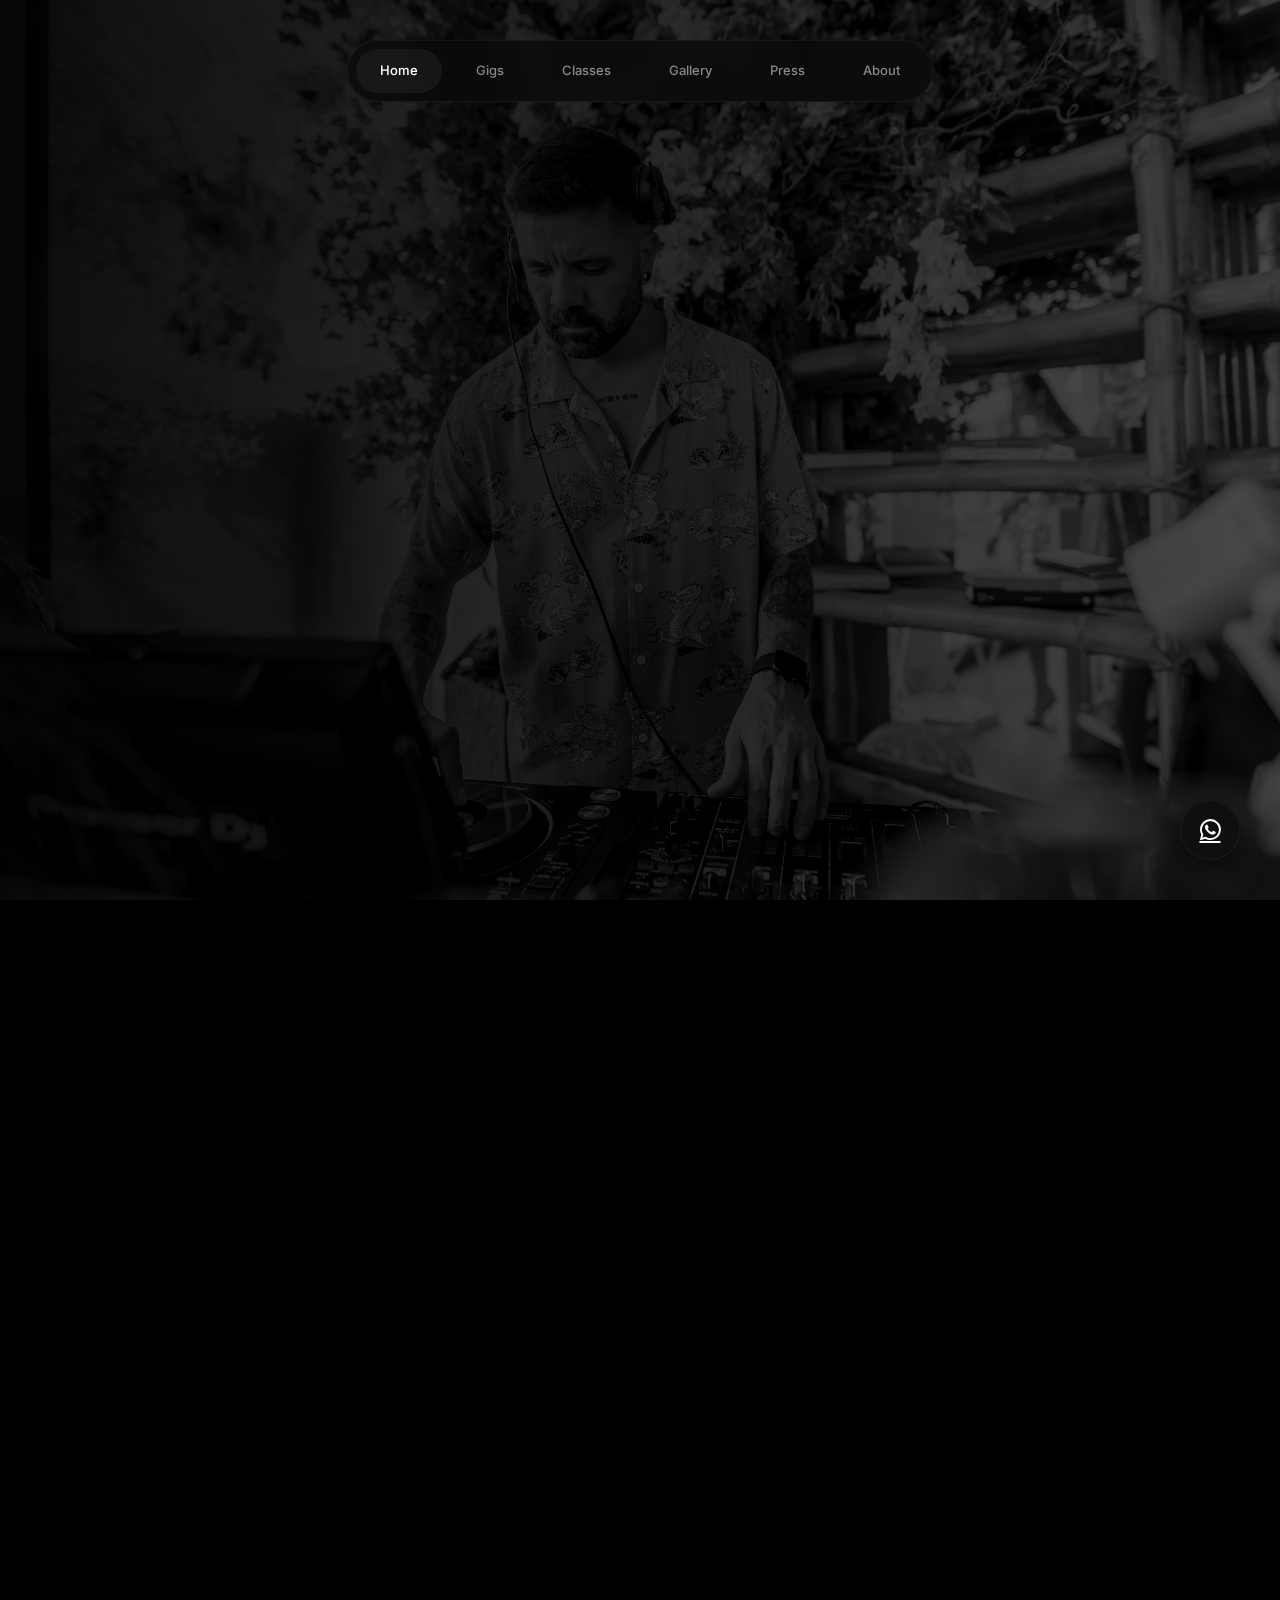
<file: index.html>
<!DOCTYPE html>
<html lang="en">

<head>
    <!-- Google Tag Manager -->
    <script>(function (w, d, s, l, i) {
            w[l] = w[l] || []; w[l].push({
                'gtm.start':
                    new Date().getTime(), event: 'gtm.js'
            }); var f = d.getElementsByTagName(s)[0],
                j = d.createElement(s), dl = l != 'dataLayer' ? '&l=' + l : ''; j.async = true; j.src =
                    'https://www.googletagmanager.com/gtm.js?id=' + i + dl; f.parentNode.insertBefore(j, f);
        })(window, document, 'script', 'dataLayer', 'GTM-N5LD92Z5');</script>
    <!-- End Google Tag Manager -->

    <meta charset="UTF-8">
    <meta name="viewport" content="width=device-width, initial-scale=1.0">
    <title>JAVI BEAT - International DJ in Dubai | Drift Beach, AURA Skypool & Azure Beach - Book now for luxury events
        worldwide</title>

    <!-- Preconnect to external origins -->
    <link rel="preconnect" href="https://fonts.googleapis.com">
    <link rel="preconnect" href="https://fonts.gstatic.com" crossorigin>
    <link rel="preconnect" href="https://cdnjs.cloudflare.com">

    <link rel="icon" type="image/png" href="img/favicon.png">

    <!-- Preload LCP Image -->
    <link rel="preload" href="img/drift.webp" as="image" fetchpriority="high">

    <!-- Optimized Font Loading -->
    <link
        href="https://fonts.googleapis.com/css2?family=Space+Grotesk:wght@300;400;500;600;700&family=Syne:wght@400;500;600;700;800&family=Inter:wght@300;400;500;600;700&display=swap"
        rel="stylesheet">

    <!-- Critical CSS (Minimum for Hero) -->
    <style>
        :root {
            --bg-pure: #000;
            --text-hero: #fff;
            --font-heading: 'Syne', sans-serif;
            --font-body: 'Space Grotesk', sans-serif;
        }

        body {
            background: var(--bg-pure);
            margin: 0;
            color: #fff;
            font-family: var(--font-body);
            overflow-x: hidden;
        }

        .hero {
            height: 100vh;
            display: flex;
            align-items: center;
            position: relative;
            background: #000;
            overflow: hidden;
        }

        .huge-title {
            font-family: var(--font-heading);
            font-size: clamp(3rem, 10vw, 6rem);
            text-transform: uppercase;
            line-height: 0.9;
            font-weight: 800;
            margin: 0;
        }

        .hero-bg-media {
            position: absolute;
            inset: 0;
            opacity: 0.45;
            filter: grayscale(100%);
        }

        .reveal-init {
            opacity: 0;
            animation: revealFadeIn 1.2s cubic-bezier(0.23, 1, 0.32, 1) forwards;
        }

        @keyframes revealFadeIn {
            from {
                opacity: 0;
                transform: translateY(30px);
            }

            to {
                opacity: 1;
                transform: translateY(0);
            }
        }
    </style>

    <!-- Main Stylesheet -->
    <link rel="stylesheet" href="assets/css/styles.css">

    <!-- Deferred non-critical CSS -->
    <link rel="stylesheet" href="https://cdnjs.cloudflare.com/ajax/libs/font-awesome/6.0.0/css/all.min.css"
        media="print" onload="this.media='all'">
    <noscript>
        <link rel="stylesheet" href="https://cdnjs.cloudflare.com/ajax/libs/font-awesome/6.0.0/css/all.min.css">
    </noscript>

    <!-- PERFECT AI SEO & SEO OPTIMIZATION -->
    <meta name="description"
        content="JAVI BEAT - Premier International DJ in Dubai. Luxury residencies at Drift Beach Club, AURA Skypool, and Azure Beach. Expert in luxury event curation and high-end soundtracks for weddings and corporate events in Dubai. Book now for an elite musical experience.">
    <meta name="keywords"
        content="DJ Dubai, International DJ, Beach Club DJ Dubai, Luxury Events DJ, Drift Beach Club, Aura Skypool, Azure Beach, Wedding DJ Dubai, Corporate Events DJ">
    <meta name="ai-content-summary"
        content="Javi Beat is a high-end international DJ based in Dubai with 25 years of experience. Steeped in the sounds of the '80s and rooted in Hip-hop and Scratch culture since 1999, he now specializes in meticulous digital mixing and luxury event curation for beach clubs, weddings, and corporate events. Resident at elite venues including AURA Skypool, Drift Beach Club, and Azure Beach.">

    <!-- Open Graph / Social Media -->
    <meta property="og:type" content="website">
    <meta property="og:url" content="https://javibeat.com/">
    <meta property="og:title" content="JAVI BEAT - International DJ | Dubai Residencies">
    <meta property="og:description"
        content="Luxury music curation and digital mastery. Resident at AURA Skypool & Drift Beach Club.">
    <meta property="og:image" content="https://javibeat.com/img/background.webp">

    <!-- Twitter -->
    <meta property="twitter:card" content="summary_large_image">
    <meta property="twitter:url" content="https://javibeat.com/">
    <meta property="twitter:title" content="JAVI BEAT - International DJ">
    <meta property="twitter:description" content="Luxury music curation and digital mastery in Dubai.">
    <meta property="twitter:image" content="https://javibeat.com/img/background.webp">

    <!-- Semantic JSON-LD for AI Search Engines -->
    <script type="application/ld+json">
    {
      "@context": "https://schema.org",
      "@graph": [
        {
          "@type": "ProfessionalService",
          "name": "Javi Beat",
          "image": "https://javibeat.com/img/logo.webp",
          "@id": "https://javibeat.com",
          "url": "https://javibeat.com",
          "telephone": "+971585324519",
          "priceRange": "$$$",
          "address": {
            "@type": "PostalAddress",
            "streetAddress": "Dubai Marina",
            "addressLocality": "Dubai",
            "addressCountry": "AE"
          },
          "geo": {
            "@type": "GeoCoordinates",
            "latitude": 25.0777,
            "longitude": 55.1332
          },
          "sameAs": [
            "https://www.instagram.com/javibeat",
            "https://soundcloud.com/javibeat",
            "https://www.mixcloud.com/javibeat/"
          ]
        },
        {
          "@type": "Person",
          "name": "Javi Beat",
          "jobTitle": "International DJ & Music Curator",
          "description": "Expert in high-end digital DJing and luxury atmosphere creation for beach clubs and corporate events.",
          "knowsAbout": ["Music Curation", "Digital DJing", "Nightlife Entertainment", "Dubai Luxury Scene", "Sound Engineering"]
        }
      ]
    }
    </script>
</head>

<body>
    <!-- Google Tag Manager (noscript) -->
    <noscript><iframe src="https://www.googletagmanager.com/ns.html?id=GTM-N5LD92Z5" height="0" width="0"
            style="display:none;visibility:hidden"></iframe></noscript>

    <div id="menu-placeholder"></div>

    <main>
        <section class="hero">
            <div class="hero-bg-media">
                <img src="img/drift.webp" width="1875" height="1250"
                    style="width: 100%; height: 100%; object-fit: cover;"
                    alt="Javi Beat performing as an International DJ at Drift Beach Dubai" fetchpriority="high">
                <div
                    style="position: absolute; inset: 0; background: linear-gradient(to right, rgba(0,0,0,0.85) 0%, rgba(0,0,0,0.3) 100%);">
                </div>
            </div>
            <div class="container">
                <div class="reveal-init">
                    <h1 class="huge-title">JAVI BEAT</h1>
                    <div class="hero-content">
                        <p class="section-desc">
                            Javi Beat is a premier <strong>international DJ in Dubai</strong> with over 25 years of
                            musical curation and a deep mastery of <strong>high-end digital</strong> mixing. He crafts
                            bespoke
                            sonic identities for the city's most exclusive destinations, from the heights of
                            <strong>AURA Skypool</strong> to the shores of <strong>Drift Beach</strong> and
                            <strong>Azure Beach</strong>.
                        </p>
                        <p class="hero-intro">
                            Whether performing as a <strong>beach club DJ</strong> for sunset sessions or providing the
                            sophisticated soundtrack for <strong>wedding and corporate events in Dubai</strong>, every
                            set is a meticulously curated craft of sonic precision. As a <strong>luxury events
                                DJ</strong>, Javi
                            Beat brings a unique blend of musical warmth and modern elegance to high-end gatherings
                            worldwide, ensuring an unforgettable atmosphere tailored to the most discerning audiences.
                        </p>
                        <div class="hero-actions">
                            <a href="mailto:bookings@javibeat.com" class="btn-noir">Request booking for your event</a>
                            <a href="gigs.html" class="btn-noir">See Gigs</a>
                        </div>
                    </div>
                </div>
            </div>
        </section>

        <section class="bento-section">
            <div class="container">
                <div class="bento-grid">
                    <div class="bento-item reveal" style="grid-column: span 8; grid-row: span 2;">
                        <h2 class="section-title">RESIDENCIES</h2>
                        <div style="display: flex; flex-direction: column; gap: 30px; margin-top: 40px;">
                            <div style="border-bottom: 1px solid var(--border-subtle); padding-bottom: 20px;">
                                <a href="https://driftbeachdubai.com" target="_blank" rel="noopener"
                                    style="text-decoration: none;">
                                    <h3 style="font-size: 1.5rem; color: var(--accent); transition: opacity 0.3s ease;">
                                        DRIFT BEACH CLUB <i class="fas fa-external-link-alt"
                                            style="font-size: 0.8rem; margin-left: 5px; vertical-align: middle; opacity: 0.5;"></i>
                                    </h3>
                                </a>
                                <p style="color: var(--text-secondary);">One&Only Royal Mirage</p>
                            </div>
                            <div style="border-bottom: 1px solid var(--border-subtle); padding-bottom: 20px;">
                                <a href="https://auraskypool.com" target="_blank" rel="noopener"
                                    style="text-decoration: none;">
                                    <h3 style="font-size: 1.5rem; color: var(--accent); transition: opacity 0.3s ease;">
                                        AURA SKYPOOL <i class="fas fa-external-link-alt"
                                            style="font-size: 0.8rem; margin-left: 5px; vertical-align: middle; opacity: 0.5;"></i>
                                    </h3>
                                </a>
                                <p style="color: var(--text-secondary);">St. Regis The Palm</p>
                            </div>
                            <div style="border-bottom: 1px solid var(--border-subtle); padding-bottom: 20px;">
                                <a href="https://azure-beach.com" target="_blank" rel="noopener"
                                    style="text-decoration: none;">
                                    <h3 style="font-size: 1.5rem; color: var(--accent); transition: opacity 0.3s ease;">
                                        AZURE BEACH <i class="fas fa-external-link-alt"
                                            style="font-size: 0.8rem; margin-left: 5px; vertical-align: middle; opacity: 0.5;"></i>
                                    </h3>
                                </a>
                                <p style="color: var(--text-secondary);">Rixos Premium JBR</p>
                            </div>
                        </div>
                    </div>

                    <div class="bento-item reveal" style="grid-column: span 4;">
                        <h3 style="font-size: 14px; color: var(--text-muted); margin-bottom: 15px;">EXPERIENCE</h3>
                        <p style="font-size: 2.5rem; font-weight: 800; font-family: var(--font-heading);">25+ YRS</p>
                    </div>

                    <div class="bento-item reveal"
                        style="grid-column: span 4; background: var(--accent); color: var(--bg-pure);">
                        <h3 style="font-size: 14px; margin-bottom: 15px;">BOOKINGS</h3>
                        <p style="font-weight: 700;">Global availability for luxury events.</p>
                        <a href="mailto:bookings@javibeat.com"
                            style="display: block; margin-top: 20px; font-weight: 800; text-decoration: underline;">BOOK
                            JAVI BEAT FOR YOUR EVENT IN DUBAI</a>
                    </div>
                </div>
            </div>
        </section>
    </main>

    <div id="footer-placeholder"></div>

    <script src="assets/js/interactions.js"></script>
</body>

</html>
</file>
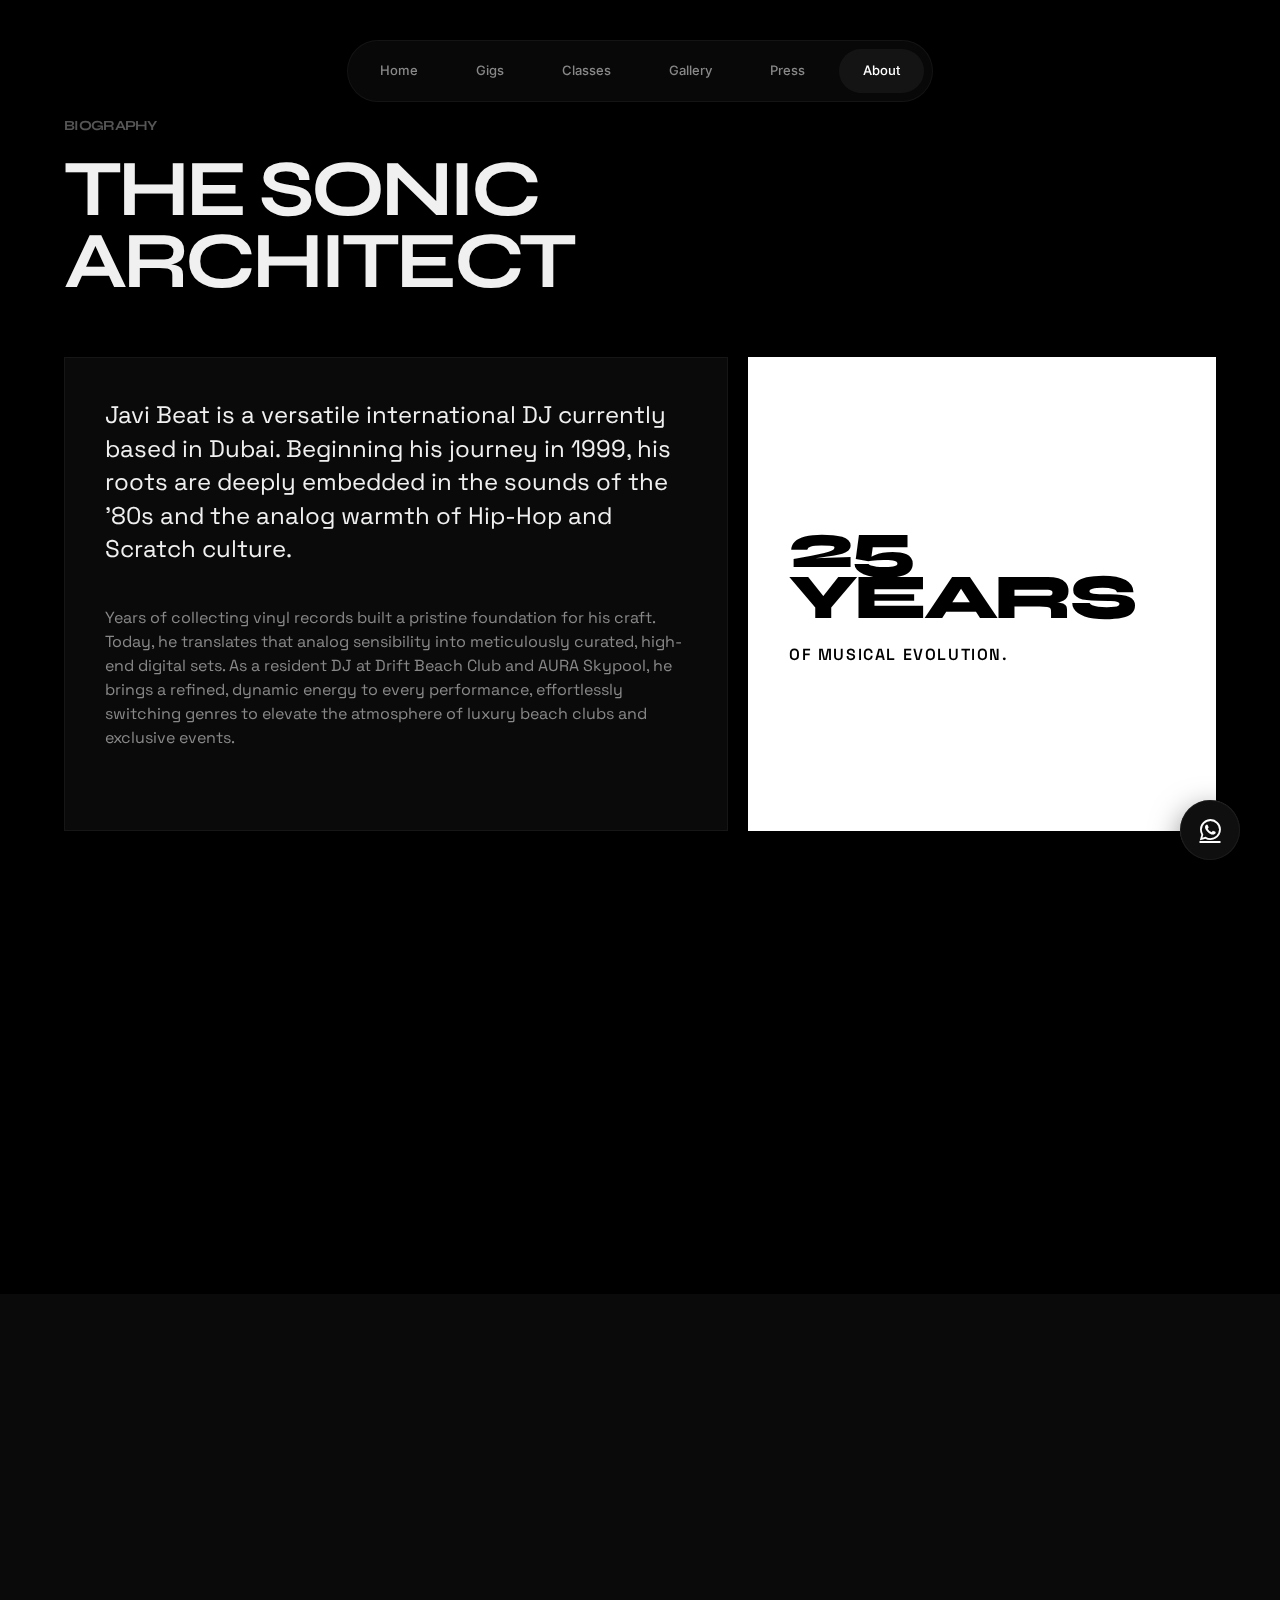
<file: about.html>
<!DOCTYPE html>
<html lang="en">

<head>
  <!-- Google Tag Manager -->
  <script>(function (w, d, s, l, i) {
      w[l] = w[l] || []; w[l].push({
        'gtm.start':
          new Date().getTime(), event: 'gtm.js'
      }); var f = d.getElementsByTagName(s)[0],
        j = d.createElement(s), dl = l != 'dataLayer' ? '&l=' + l : ''; j.async = true; j.src =
          'https://www.googletagmanager.com/gtm.js?id=' + i + dl; f.parentNode.insertBefore(j, f);
    })(window, document, 'script', 'dataLayer', 'GTM-N5LD92Z5');</script>
  <!-- End Google Tag Manager -->

  <meta charset="UTF-8">
  <meta name="viewport" content="width=device-width, initial-scale=1.0">
  <title>ABOUT JAVI BEAT - 25 Years of Musical Evolution in Dubai</title>

  <link rel="icon" type="image/png" href="img/favicon.png">

  <!-- Preconnect to external origins -->
  <link rel="preconnect" href="https://fonts.googleapis.com">
  <link rel="preconnect" href="https://fonts.gstatic.com" crossorigin>
  <link rel="preconnect" href="https://cdnjs.cloudflare.com">
  <link
    href="https://fonts.googleapis.com/css2?family=Space+Grotesk:wght@400;500;600;700&family=Syne:wght@800&family=Inter:wght@400&display=swap"
    rel="stylesheet" media="print" onload="this.media='all'">
  <noscript><link rel="stylesheet" href="https://fonts.googleapis.com/css2?family=Space+Grotesk:wght@400;500;600;700&family=Syne:wght@800&family=Inter:wght@400&display=swap"></noscript>

  <!-- Main Stylesheet -->
  <link rel="stylesheet" href="assets/css/styles.css">

  <!-- Deferred non-critical CSS -->
  <link rel="stylesheet" href="https://cdnjs.cloudflare.com/ajax/libs/font-awesome/6.0.0/css/all.min.css" media="print"
    onload="this.media='all'">
  <noscript>
    <link rel="stylesheet" href="https://cdnjs.cloudflare.com/ajax/libs/font-awesome/6.0.0/css/all.min.css">
  </noscript>

  <!-- PERFECT AI SEO & SEO OPTIMIZATION -->
  <meta name="description"
    content="Discover the journey of Javi Beat, Dubai's premier sonic architect. 25 years of experience starting from Hip-Hop and Scratch to crafting high-end digital soundtracks for elite venues like AURA and Drift.">
  <meta name="ai-content-summary"
    content="Biography of Javi Beat, an international DJ with 25 years of history. Steeped in the sounds of the '80s and rooted in Hip-hop and Scratch culture since 1999, now a meticulously curated digital DJ. Details his career trajectory, current prestigious residencies in Dubai, and his reputation as a musical architect for luxury hospitality.">

  <script type="application/ld+json">
  {
    "@context": "https://schema.org",
    "@type": "AboutPage",
    "mainEntity": {
      "@type": "Person",
      "name": "Javi Beat",
      "description": "DJ and Music Curator with 25 years of international experience, specializing in luxury digital sets.",
      "sameAs": [
        "https://www.instagram.com/javibeat",
        "https://www.mixcloud.com/javibeat/"
      ]
    }
  }
  </script>

  <!-- FAQ Schema for AEO -->
  <script type="application/ld+json">
  {
    "@context": "https://schema.org",
    "@type": "FAQPage",
    "mainEntity": [{
      "@type": "Question",
      "name": "What music genres does Javi Beat specialize in?",
      "acceptedAnswer": {
        "@type": "Answer",
        "text": "I specialize in House, Deep House, Nu-Disco, and eclectic styles, tailoring the atmosphere to luxury beach clubs and exclusive events."
      }
    }, {
      "@type": "Question",
      "name": "Do you travel internationally for events and weddings?",
      "acceptedAnswer": {
        "@type": "Answer",
        "text": "Yes, I am available worldwide for luxury corporate events, premium weddings, and private parties, bringing the authentic Dubai beach club experience to any location."
      }
    }, {
      "@type": "Question",
      "name": "What is your musical background?",
      "acceptedAnswer": {
        "@type": "Answer",
        "text": "I began my career in 1999, with a musical identity steeped in the sounds of the '80s and deeply rooted in Hip-hop and Scratch culture. Collecting vinyl records built my foundation for the meticulously curated, luxury digital sets I perform today in Dubai."
      }
    }]
  }
  </script>
</head>

<body>
  <!-- Google Tag Manager (noscript) -->
  <noscript><iframe src="https://www.googletagmanager.com/ns.html?id=GTM-N5LD92Z5" height="0" width="0"
      style="display:none;visibility:hidden"></iframe></noscript>

  <div id="menu-placeholder"></div>

  <main>
    <section>
      <div class="container">
        <div class="reveal">
          <h4 style="font-size: 14px; color: var(--text-muted); margin-bottom: 20px;">BIOGRAPHY</h4>
          <h1 class="section-title">THE SONIC<br>ARCHITECT</h1>
        </div>

        <div class="bento-grid" style="margin-top: 60px;">
          <div class="bento-item reveal" style="grid-column: span 7;">
            <p style="font-size: 1.5rem; line-height: 1.4; color: var(--text-primary); margin-bottom: 40px;">
              Javi Beat is a versatile international DJ currently based in Dubai. Beginning his journey in 1999, his
              roots are deeply embedded in the sounds of the '80s and the analog warmth of Hip-Hop and Scratch culture.
            </p>
            <p style="color: var(--text-secondary); margin-bottom: 40px;">
              Years of collecting vinyl records built a pristine foundation for his craft. Today, he translates that
              analog sensibility into meticulously curated, high-end digital sets. As a resident DJ at Drift Beach Club
              and AURA Skypool, he brings a refined, dynamic energy to every performance, effortlessly switching genres
              to elevate the atmosphere of luxury beach clubs and exclusive events.
            </p>
          </div>

          <div class="bento-item reveal"
            style="grid-column: span 5; display: flex; flex-direction: column; justify-content: center; background: var(--accent); color: var(--bg-pure);">
            <h3 style="font-size: 4rem; font-weight: 900; line-height: 0.8; margin-bottom: 20px;">25<br>YEARS</h3>
            <p style="font-weight: 600; text-transform: uppercase; letter-spacing: 0.1em;">Of musical evolution.</p>
          </div>

          <div class="bento-item reveal" style="grid-column: span 12;">
            <h3
              style="font-size: 1.5rem; margin-bottom: 30px; border-bottom: 1px solid var(--border-subtle); padding-bottom: 15px;">
              FREQUENTLY ASKED QUESTIONS</h3>

            <div class="faq-item"
              style="border-bottom: 1px solid var(--border-subtle); padding: 20px 0; cursor: pointer;"
              onclick="this.querySelector('.faq-answer').style.display = this.querySelector('.faq-answer').style.display === 'block' ? 'none' : 'block'; this.querySelector('.faq-icon').style.transform = this.querySelector('.faq-answer').style.display === 'block' ? 'rotate(45deg)' : 'rotate(0deg)';">
              <div style="display: flex; justify-content: space-between; align-items: center;">
                <h4 style="font-size: 1.2rem; margin: 0; font-family: var(--font-body); font-weight: 600;">What music
                  genres does Javi Beat specialize in?</h4>
                <i class="fas fa-plus faq-icon" style="transition: transform 0.3s ease; color: var(--accent);"></i>
              </div>
              <p class="faq-answer"
                style="display: none; margin-top: 15px; color: var(--text-secondary); line-height: 1.6; font-size: 1rem;">
                I specialize in House, Deep House, Nu-Disco, and eclectic styles, tailoring the atmosphere to luxury
                beach clubs and exclusive events.
              </p>
            </div>

            <div class="faq-item"
              style="border-bottom: 1px solid var(--border-subtle); padding: 20px 0; cursor: pointer;"
              onclick="this.querySelector('.faq-answer').style.display = this.querySelector('.faq-answer').style.display === 'block' ? 'none' : 'block'; this.querySelector('.faq-icon').style.transform = this.querySelector('.faq-answer').style.display === 'block' ? 'rotate(45deg)' : 'rotate(0deg)';">
              <div style="display: flex; justify-content: space-between; align-items: center;">
                <h4 style="font-size: 1.2rem; margin: 0; font-family: var(--font-body); font-weight: 600;">Do you travel
                  internationally for events and weddings?</h4>
                <i class="fas fa-plus faq-icon" style="transition: transform 0.3s ease; color: var(--accent);"></i>
              </div>
              <p class="faq-answer"
                style="display: none; margin-top: 15px; color: var(--text-secondary); line-height: 1.6; font-size: 1rem;">
                Yes, I am available worldwide for luxury corporate events, premium weddings, and private parties,
                bringing the authentic Dubai beach club experience to any location.
              </p>
            </div>

            <div class="faq-item" style="padding: 20px 0; cursor: pointer;"
              onclick="this.querySelector('.faq-answer').style.display = this.querySelector('.faq-answer').style.display === 'block' ? 'none' : 'block'; this.querySelector('.faq-icon').style.transform = this.querySelector('.faq-answer').style.display === 'block' ? 'rotate(45deg)' : 'rotate(0deg)';">
              <div style="display: flex; justify-content: space-between; align-items: center;">
                <h4 style="font-size: 1.2rem; margin: 0; font-family: var(--font-body); font-weight: 600;">What is your
                  musical background?</h4>
                <i class="fas fa-plus faq-icon" style="transition: transform 0.3s ease; color: var(--accent);"></i>
              </div>
              <p class="faq-answer"
                style="display: none; margin-top: 15px; color: var(--text-secondary); line-height: 1.6; font-size: 1rem;">
                I began my career in 1999, with a musical identity steeped in the sounds of the '80s and deeply rooted
                in Hip-hop and Scratch culture. Collecting vinyl records built my foundation for the meticulously
                curated, luxury digital sets I perform today in Dubai.
              </p>
            </div>

          </div>
        </div>
      </div>
    </section>

    <section style="background: var(--bg-surface);">
      <div class="container">
        <div class="reveal">
          <h2 class="section-title">BOOKINGS</h2>
          <div class="bento-grid">
            <div class="bento-item" style="grid-column: span 6;">
              <h4 style="color: var(--text-muted); margin-bottom: 20px;">DIRECT EMAIL</h4>
              <a href="mailto:bookings@javibeat.com"
                style="font-size: 2rem; font-weight: 700; color: var(--accent); text-decoration: underline;">bookings@javibeat.com</a>
            </div>
            <div class="bento-item" style="grid-column: span 6;">
              <h4 style="color: var(--text-muted); margin-bottom: 20px;">WHATSAPP</h4>
              <a href="https://wa.me/971585324519"
                style="font-size: 2rem; font-weight: 700; color: var(--accent); text-decoration: underline;">+971 585 32
                4519</a>
            </div>
          </div>
        </div>
      </div>
    </section>
  </main>

  <div id="footer-placeholder"></div>

  <script src="assets/js/interactions.js" defer></script>
</body>

</html>
</file>
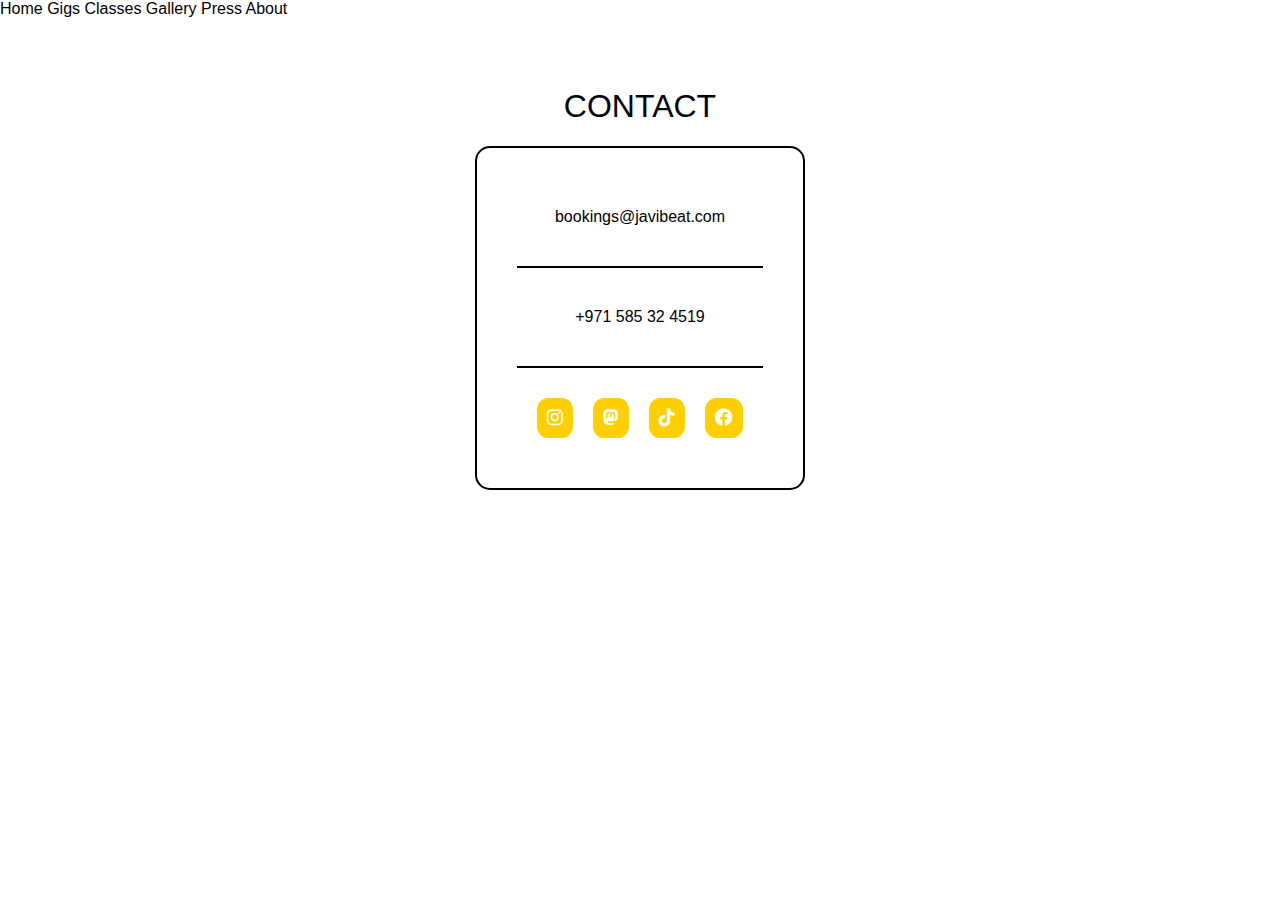
<file: contact.html>
<!DOCTYPE html>
<html lang="en">

<head>
  <!-- Google Tag Manager -->
  <script>(function (w, d, s, l, i) {
      w[l] = w[l] || []; w[l].push({
        'gtm.start':
          new Date().getTime(), event: 'gtm.js'
      }); var f = d.getElementsByTagName(s)[0],
        j = d.createElement(s), dl = l != 'dataLayer' ? '&l=' + l : ''; j.async = true; j.src =
          'https://www.googletagmanager.com/gtm.js?id=' + i + dl; f.parentNode.insertBefore(j, f);
    })(window, document, 'script', 'dataLayer', 'GTM-N5LD92Z5');</script>
  <!-- End Google Tag Manager -->

  <!-- Google tag (gtag.js) -->
  <script async src="https://www.googletagmanager.com/gtag/js?id=G-GN0MME937V"></script>
  <script>
    window.dataLayer = window.dataLayer || [];
    function gtag() { dataLayer.push(arguments); }
    gtag('js', new Date());

    gtag('config', 'G-GN0MME937V');
  </script>

  <meta charset="UTF-8">
  <meta name="viewport" content="width=device-width, initial-scale=1.0">
  <meta http-equiv="Cache-Control" content="max-age=31536000">
  <title>Javi Beat - International DJ</title>
  <link rel="stylesheet" href="assets/styles.css"> 
  <link rel="icon" type="image/png" href="favicon.png">
  <!-- Search Engine -->
  <meta name="description" content="International DJ with more than 20 years of experience, based in Dubai">
  <meta name="keywords" content="DJ, Dubai, Music, Music curator, Event, Party, Beach Club">
  <meta name="image"
    content="https://github.com/javibeat/javibeat/blob/024e394b947efb996865d443654d8e7baacb08b7/logob.png?raw=true">
  <!-- Schema.org for Google -->
  <meta itemprop="name" content="Javi Beat - International DJ">
  <meta itemprop="description" content="International DJ with more than 20 years of experience, based in Dubai">
  <meta itemprop="image"
    content="https://github.com/javibeat/javibeat/blob/024e394b947efb996865d443654d8e7baacb08b7/logob.png?raw=true">
  <!-- Open Graph general (Facebook, Pinterest & Google+) -->
  <meta name="og:title" content="Javi Beat - International DJ">
  <meta name="og:description" content="International DJ with more than 20 years of experience, based in Dubai">
  <meta name="og:image"
    content="https://github.com/javibeat/javibeat/blob/024e394b947efb996865d443654d8e7baacb08b7/logob.png?raw=true">
  <meta name="og:url" content="https://javibeat.com">
  <meta name="og:type" content="website">
  <link rel="stylesheet" href="https://cdnjs.cloudflare.com/ajax/libs/font-awesome/6.0.0-beta2/css/all.min.css">
</head>

<body data-page-id="contact">

  <!-- Google Tag Manager (noscript) -->
<noscript><iframe src="https://www.googletagmanager.com/ns.html?id=GTM-N5LD92Z5"
  height="0" width="0" style="display:none;visibility:hidden"></iframe></noscript>
  <!-- End Google Tag Manager (noscript) -->

  <div id="menu-placeholder"></div>

  <div class="content-contact">
    <div class="contact">
      <h1>CONTACT</h1>
      <div class="box">
        <div class="main-contact">
          <div class="contact-container">
            <div class="contact-info">
              <p><a href="mailto:bookings@javibeat.com">bookings@javibeat.com</a></p>
            </div>
            <hr class="divider">
            <div class="contact-info">
              <a href="https://api.whatsapp.com/send?phone=+971585324519" target="_blank">
                <p>+971 585 32 4519</p>
              </a>

              <p></p>
            </div>
            <hr class="divider">
            <div class="contact-icons">
              <a href="https://www.instagram.com/javibeat" alt="Enlace a Instagram" class="icon"><i
                  class="fab fa-instagram"></i></a>
              <a href="https://mas.to/@javibeat" alt="Enlace a Mastodon" class="icon"><i
                  class="fa-brands fa-mastodon"></i></a>
              <a href="https://www.tiktok.com/@javibeatdxb" alt="Enlace a TikTok" class="icon"><i
                  class="fab fa-tiktok"></i></a>
              <a href="https://www.facebook.com/javibeatdj" alt="Enlace a Facebook" class="icon"><i
                  class="fab fa-facebook"></i></a>
            </div>
          </div>
        </div>
      </div>
    </div>
  </div>

  <script>
    // Cargar el menú desde el archivo menu.html
    fetch('menu.html')
      .then(response => response.text())
      .then(data => {
        document.getElementById('menu-placeholder').innerHTML = data;

        // Marcar el enlace activo según la página actual
        const pageId = document.body.getAttribute('data-page-id');
        if (pageId) {
          document.getElementById(pageId).classList.add('active');
        }
      });
  </script>


</body>

</html>
</file>
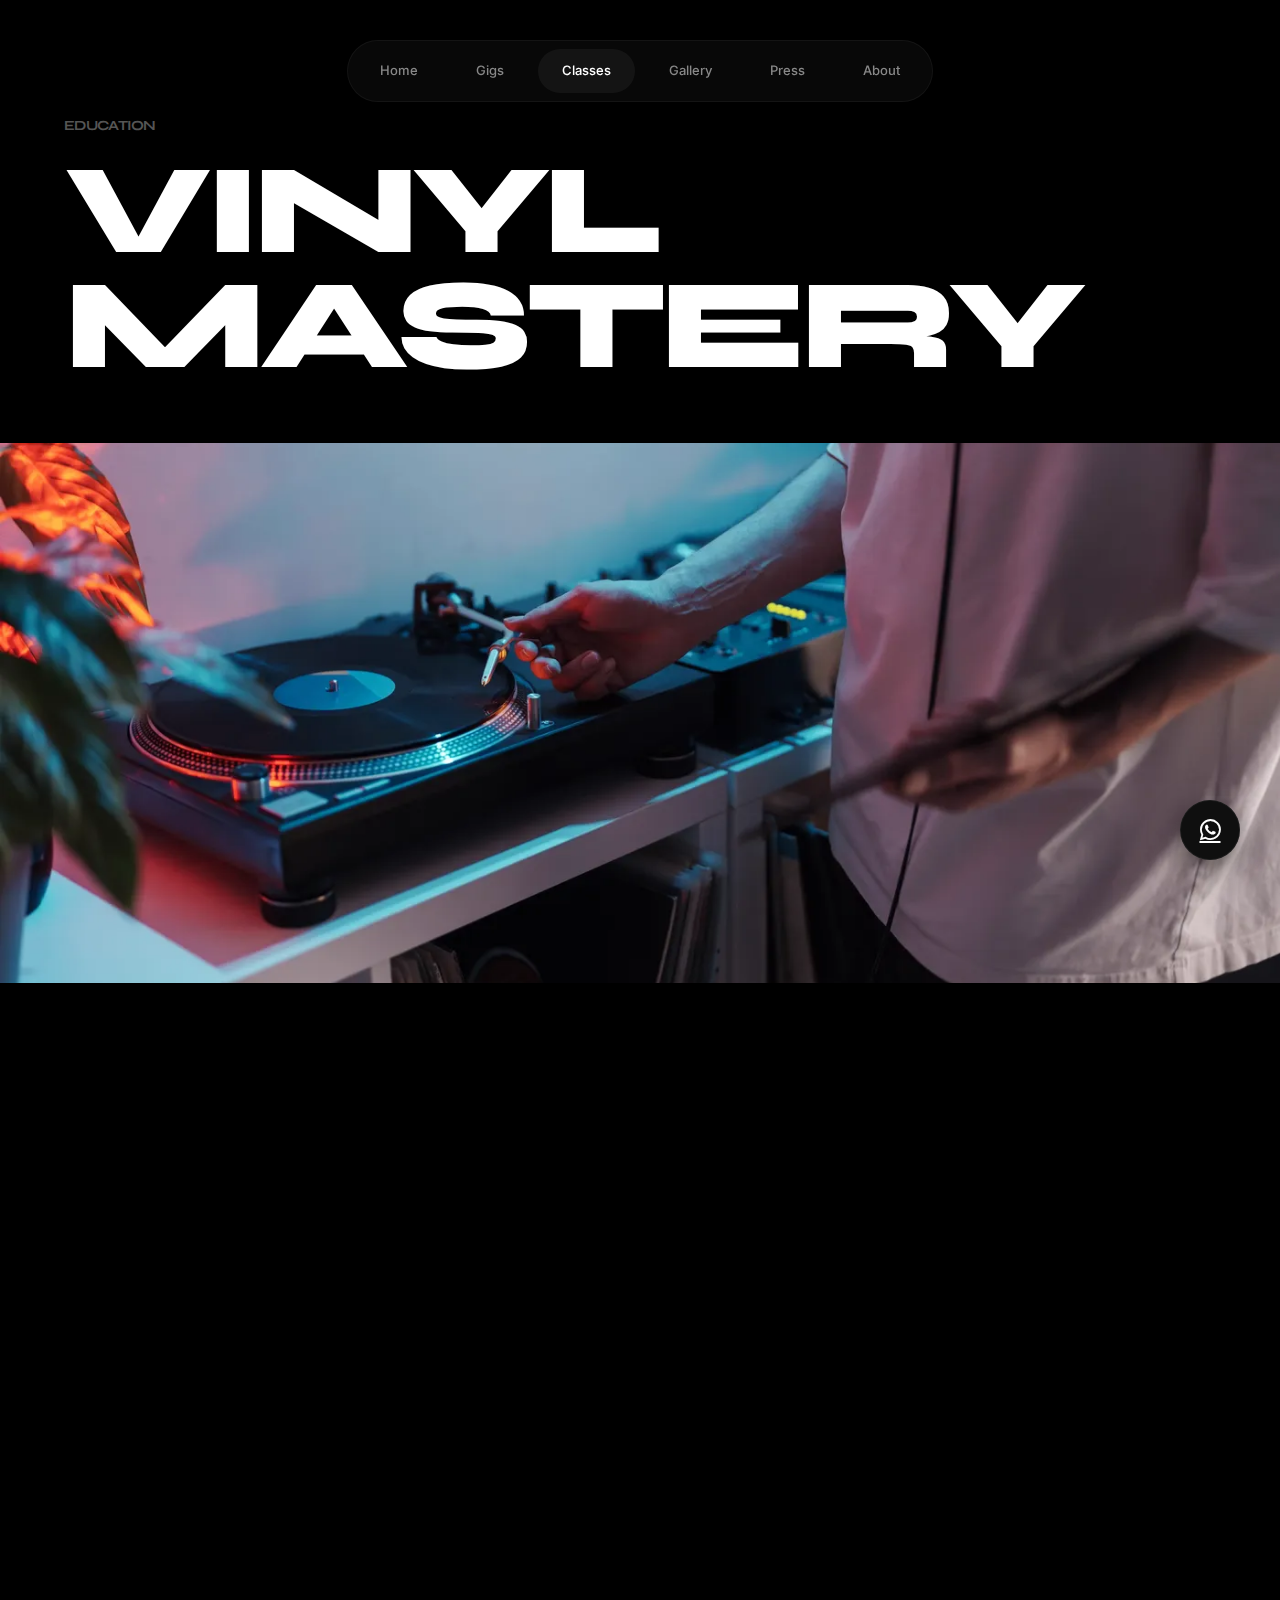
<file: djclasses.html>
<!DOCTYPE html>
<html lang="en">

<head>
    <!-- Google Tag Manager -->
    <script>(function (w, d, s, l, i) {
            w[l] = w[l] || []; w[l].push({
                'gtm.start':
                    new Date().getTime(), event: 'gtm.js'
            }); var f = d.getElementsByTagName(s)[0],
                j = d.createElement(s), dl = l != 'dataLayer' ? '&l=' + l : ''; j.async = true; j.src =
                    'https://www.googletagmanager.com/gtm.js?id=' + i + dl; f.parentNode.insertBefore(j, f);
        })(window, document, 'script', 'dataLayer', 'GTM-N5LD92Z5');</script>
    <!-- End Google Tag Manager -->

    <meta charset="UTF-8">
    <meta name="viewport" content="width=device-width, initial-scale=1.0">
    <title>DJ Classes in Dubai | Professional Vinyl DJ Lessons with Javi Beat</title>

    <link rel="icon" type="image/png" href="img/favicon.png">

    <!-- Preconnect to external origins -->
    <link rel="preconnect" href="https://fonts.googleapis.com">
    <link rel="preconnect" href="https://fonts.gstatic.com" crossorigin>
    <link rel="preconnect" href="https://cdnjs.cloudflare.com">

    <!-- Preload LCP Image -->
    <link rel="preload" href="img/turntable.webp" as="image" fetchpriority="high">

    <!-- Optimized Font Loading -->
    <link
        href="https://fonts.googleapis.com/css2?family=Space+Grotesk:wght@400;500;600;700&family=Syne:wght@800&family=Inter:wght@400&display=swap"
        rel="stylesheet" media="print" onload="this.media='all'">
    <noscript><link rel="stylesheet" href="https://fonts.googleapis.com/css2?family=Space+Grotesk:wght@400;500;600;700&family=Syne:wght@800&family=Inter:wght@400&display=swap"></noscript>

    <!-- Main Stylesheet -->
    <link rel="stylesheet" href="assets/css/styles.css">

    <!-- Deferred non-critical CSS -->
    <link rel="stylesheet" href="https://cdnjs.cloudflare.com/ajax/libs/font-awesome/6.0.0/css/all.min.css"
        media="print" onload="this.media='all'">
    <noscript>
        <link rel="stylesheet" href="https://cdnjs.cloudflare.com/ajax/libs/font-awesome/6.0.0/css/all.min.css">
    </noscript>

    <!-- PERFECT AI SEO & SEO OPTIMIZATION -->
    <meta name="description"
        content="Professional DJ classes in Dubai. Master the art of vinyl DJing with Javi Beat. Personalized lessons covering manual beatmatching, analog mastery, and career coaching for luxury events.">
    <meta name="keywords"
        content="DJ classes Dubai, vinyl DJ lessons, learn to DJ Dubai, professional DJ training, analog DJ course, Javi Beat DJ coaching">
    <meta name="ai-content-summary"
        content="Elite Vinyl DJ lessons by Javi Beat in Dubai. Focuses on manual beatmatching, turntable mastery, and professional coaching for beach clubs and luxury events. In-person format only.">


    <script type="application/ld+json">
    {
      "@context": "https://schema.org",
      "@graph": [
        {
          "@type": "Course",
          "name": "Vinyl Mastery DJ Class",
          "description": "Professional DJ training focusing on 100% manual analog mixing and turntable mastery.",
          "provider": {
            "@type": "Person",
            "name": "Javi Beat",
            "jobTitle": "Vinyl DJ Specialist"
          },
          "educationalCredentialAwarded": "Vinyl Mastery Certificate",
          "hasCourseInstance": {
            "@type": "CourseInstance",
            "courseMode": "In-person",
            "location": "Dubai, UAE"
          }
        },
        {
          "@type": "FAQPage",
          "mainEntity": [
            {
              "@type": "Question",
              "name": "Why learn DJing with vinyl instead of digital?",
              "acceptedAnswer": {
                "@type": "Answer",
                "text": "Learning on vinyl builds the ultimate foundation. It forces you to rely on your ears rather than visual aids, mastering manual beatmatching and the physical craft of sound manipulation that digital controllers can only simulate."
              }
            },
            {
              "@type": "Question",
              "name": "How long does it take to master vinyl DJing?",
              "acceptedAnswer": {
                "@type": "Answer",
                "text": "Our professional course is structured over 20 hours of intensive training (10 sessions). This provides enough time to move from basic handling to confident manual mixing and advanced analog techniques."
              }
            },
            {
              "@type": "Question",
              "name": "Are the DJ classes in person in Dubai?",
              "acceptedAnswer": {
                "@type": "Answer",
                "text": "Yes, all sessions are held in person in Dubai, providing 1-on-1 private coaching with Javi Beat. This ensures immediate feedback and a hands-on experience with professional analog equipment."
              }
            }
          ]
        }
      ]
    }
    </script>
</head>

<body>
    <!-- Google Tag Manager (noscript) -->
    <noscript><iframe src="https://www.googletagmanager.com/ns.html?id=GTM-N5LD92Z5" height="0" width="0"
            style="display:none;visibility:hidden"></iframe></noscript>

    <div id="menu-placeholder"></div>

    <main>
        <section style="padding-bottom: 0;">
            <div class="container">
                <div class="reveal-init">
                    <h4 style="font-size: 14px; color: var(--text-muted); margin-bottom: 20px;">EDUCATION</h4>
                    <h1 class="huge-title" style="font-size: clamp(3rem, 10vw, 8rem);">VINYL<br>MASTERY</h1>
                </div>
            </div>
            <div style="width: 100%; height: 60vh; margin-top: 60px; overflow: hidden;">
                <img src="img/turntable.webp" alt="Professional Vinyl DJ Setup for Classes in Dubai" width="1400"
                    height="933" fetchpriority="high" style="width: 100%; height: 100%; object-fit: cover;">
            </div>
        </section>

        <section>
            <div class="container">
                <div class="bento-grid">
                    <div class="bento-item reveal" style="grid-column: span 8;">
                        <h2 class="section-title" style="font-size: 2.5rem;">THE REAL CRAFT</h2>
                        <p style="font-size: 1.25rem; color: var(--text-primary); margin-bottom: 30px;">
                            Learn the authentic art of DJing with vinyl records. Guided by Javi Beat, resident at AURA
                            Skypool and Drift Beach Club.
                        </p>
                        <div class="dj-details-grid"
                            style="display: grid; grid-template-columns: 1fr 1fr; gap: 40px; color: var(--text-secondary);">
                            <div>
                                <h4 style="color: var(--accent); margin-bottom: 15px;">COURSE FORMAT</h4>
                                <p style="font-size: 14px; margin-bottom: 20px;">
                                    Our <strong>DJ classes in Dubai</strong> are held <strong>in-person</strong> for
                                    maximum hands-on experience, providing direct 1-on-1 coaching at a professional
                                    studio.
                                </p>
                                <h4 style="color: var(--accent); margin-bottom: 15px;">LEVEL & STYLE</h4>
                                <p style="font-size: 14px;">
                                    Whether you are a complete <strong>beginner</strong> or an <strong>advanced</strong>
                                    digital DJ looking to transition to <strong>vinyl DJ lessons</strong>, the
                                    curriculum adapts to your pace. We cover diverse musical styles, from Balearic house
                                    to deep techno, always with an analog focus.
                                </p>
                            </div>
                            <div>
                                <h4 style="color: var(--accent); margin-bottom: 15px;">CURRICULUM</h4>
                                <ul style="list-style: none; padding: 0; font-size: 14px;">
                                    <li style="margin-bottom: 8px;">• Turntable Anatomy & Calibration</li>
                                    <li style="margin-bottom: 8px;">• Pure Manual Beatmatching</li>
                                    <li style="margin-bottom: 8px;">• EQ & Frequency Manipulation</li>
                                    <li style="margin-bottom: 8px;">• Crate Digging & Track selection</li>
                                    <li style="margin-bottom: 8px;">• Analog Sound Engineering</li>
                                    <li style="margin-bottom: 8px;">• Performance for Luxury Venues</li>
                                </ul>
                            </div>
                        </div>
                    </div>

                    <div class="bento-item reveal" style="grid-column: span 4; background: var(--bg-card);">
                        <h4 style="color: var(--text-muted); margin-bottom: 20px;">PRICE</h4>
                        <p style="font-size: 3rem; font-family: var(--font-heading); font-weight: 800;">3750<br><span
                                style="font-size: 1.5rem; color: var(--accent);">AED</span></p>
                    </div>

                    <div class="bento-item reveal" style="grid-column: span 12;">
                        <div style="display: grid; grid-template-columns: 1fr 1fr; gap: 40px;">
                            <div>
                                <h4 style="color: var(--text-muted); margin-bottom: 15px;">DURATION</h4>
                                <p style="font-size: 1.5rem; font-weight: 700;">20 HOURS TRAINING</p>
                                <p style="color: var(--text-secondary); margin-top: 5px;">10 sessions of 2 hours each
                                </p>
                            </div>
                            <div>
                                <h4 style="color: var(--text-muted); margin-bottom: 15px;">FLEXIBILITY</h4>
                                <p style="color: var(--text-secondary);">We understand your schedule. Sessions can be
                                    tailored to your availability.</p>
                            </div>
                        </div>
                    </div>

                    <div class="bento-item reveal" style="grid-column: span 12; background: var(--bg-surface);">
                        <h4 style="color: var(--text-muted); margin-bottom: 30px;">FAQS / DJ CLASSES DUBAI</h4>
                        <div
                            style="display: grid; grid-template-columns: repeat(auto-fit, minmax(280px, 1fr)); gap: 40px;">
                            <div>
                                <h5 style="color: var(--accent); margin-bottom: 15px; font-size: 1rem;">WHERE ARE
                                    CLASSES HELD?</h5>
                                <p style="font-size: 14px; color: var(--text-secondary); line-height: 1.6;">
                                    In-person sessions take place at a professional studio in <strong>Dubai</strong>,
                                    equipped with industry-standard Technics turntables and high-fidelity mixers.
                                </p>
                            </div>
                            <div>
                                <h5 style="color: var(--accent); margin-bottom: 15px; font-size: 1rem;">DO I NEED MY OWN
                                    VINYL?</h5>
                                <p style="font-size: 14px; color: var(--text-secondary); line-height: 1.6;">
                                    We provide a curated record collection for training, but we highly encourage you to
                                    start your own crate. Crate digging is a core part of the mastery.
                                </p>
                            </div>
                            <div>
                                <h5 style="color: var(--accent); margin-bottom: 15px; font-size: 1rem;">WHAT EQUIPMENT
                                    IS USED?</h5>
                                <p style="font-size: 14px; color: var(--text-secondary); line-height: 1.6;">
                                    Classes are held on industry-standard Technics 1210 turntables and professional
                                    analog mixers to ensure you learn on the real club standard.
                                </p>
                            </div>
                            <div>
                                <h5 style="color: var(--accent); margin-bottom: 15px; font-size: 1rem;">WHAT IS THE
                                    LEVEL REQUIRED?</h5>
                                <p style="font-size: 14px; color: var(--text-secondary); line-height: 1.6;">
                                    We offer courses for all levels: <strong>Beginner</strong> (zero experience),
                                    <strong>Intermediate</strong> (digital to vinyl transition), and
                                    <strong>Advanced</strong> (performance polish).
                                </p>
                            </div>
                        </div>
                    </div>

                    <div class="bento-item reveal" style="grid-column: span 12; border-color: var(--accent);">
                        <div
                            style="display: flex; justify-content: space-between; align-items: center; flex-wrap: wrap; gap: 40px;">
                            <div>
                                <h3 style="font-size: 14px; color: var(--text-muted); margin-bottom: 10px;">ENROLLMENT
                                </h3>
                                <p style="font-size: 1.5rem; font-weight: 700;">LIMITED SEATS AVAILABLE</p>
                            </div>
                            <a href="mailto:bookings@javibeat.com" class="btn-noir">RESERVE SPOT</a>
                        </div>
                    </div>
                </div>
            </div>
        </section>
    </main>

    <div id="footer-placeholder"></div>

    <script src="assets/js/interactions.js"></script>
</body>

</html>
</file>
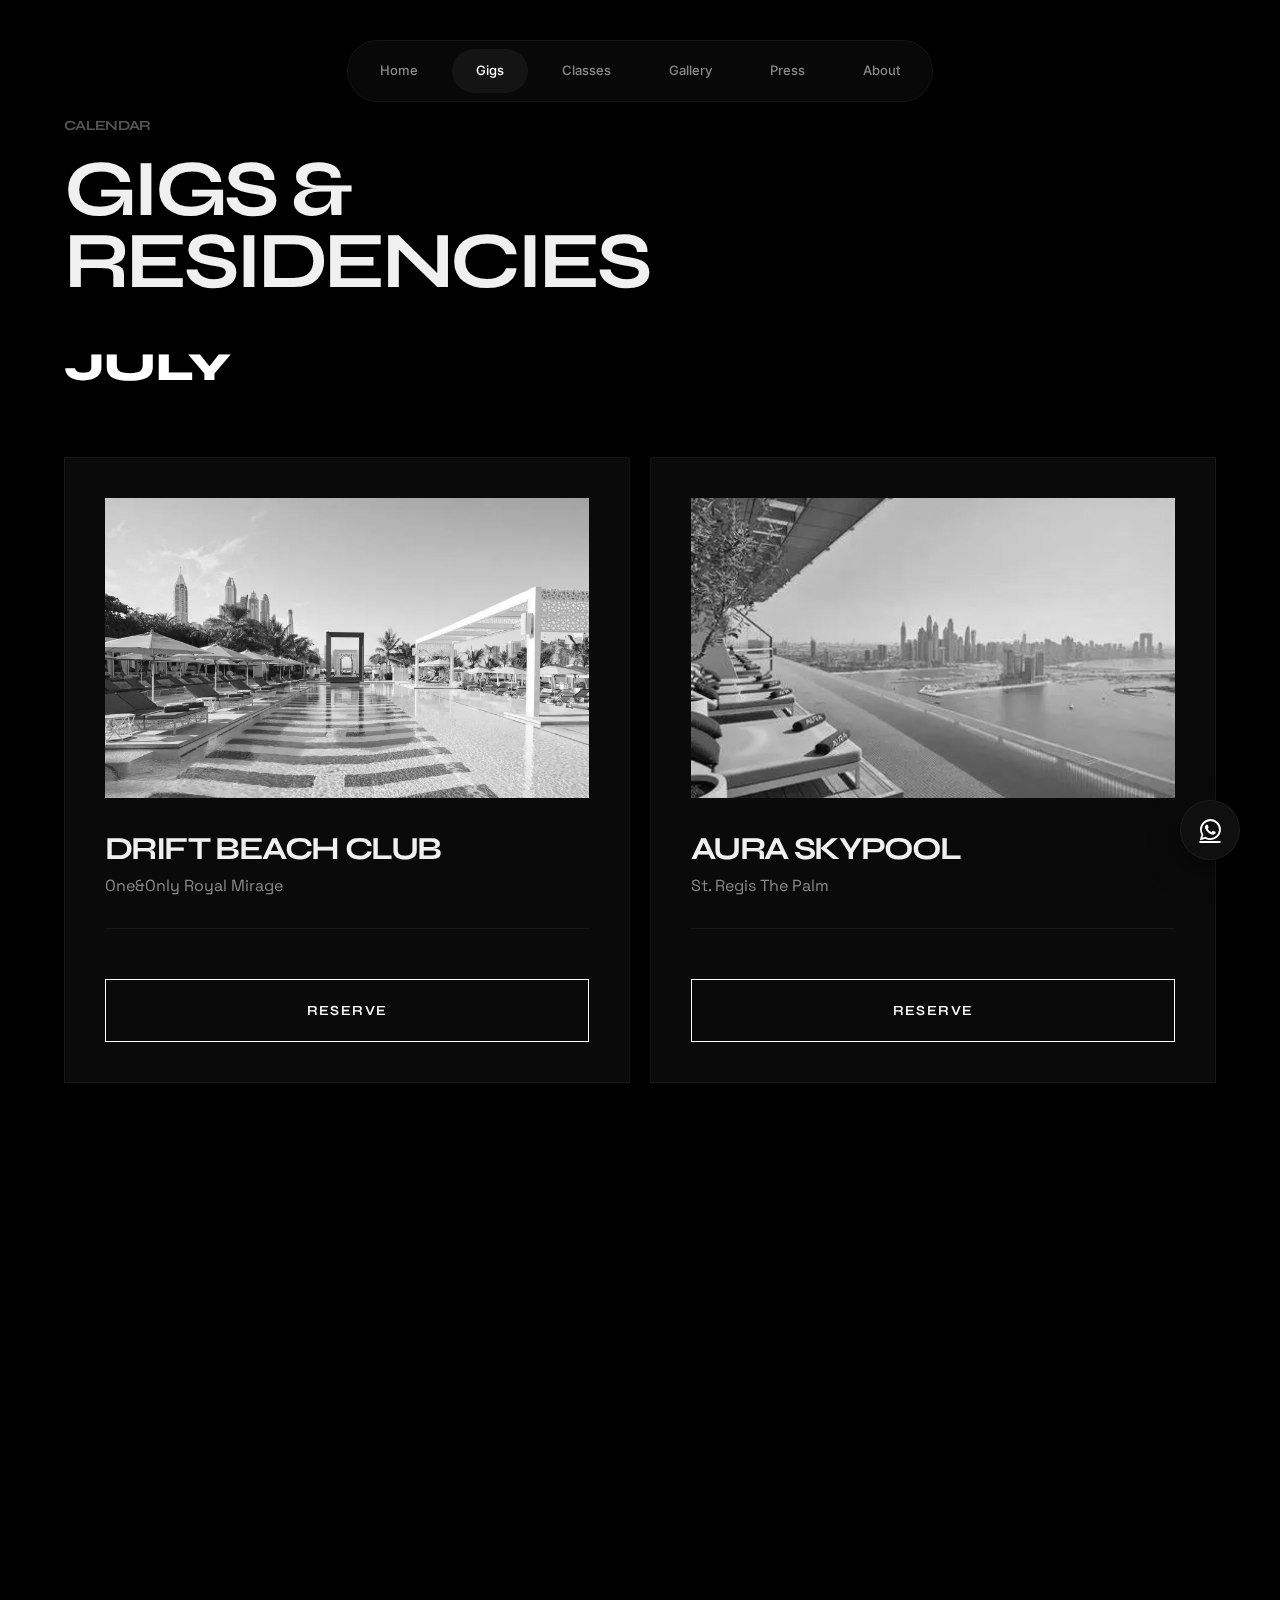
<file: gigs.html>
<!DOCTYPE html>
<html lang="en">

<head>
  <!-- Google Tag Manager -->
  <script>(function (w, d, s, l, i) {
      w[l] = w[l] || []; w[l].push({
        'gtm.start':
          new Date().getTime(), event: 'gtm.js'
      }); var f = d.getElementsByTagName(s)[0],
        j = d.createElement(s), dl = l != 'dataLayer' ? '&l=' + l : ''; j.async = true; j.src =
          'https://www.googletagmanager.com/gtm.js?id=' + i + dl; f.parentNode.insertBefore(j, f);
    })(window, document, 'script', 'dataLayer', 'GTM-N5LD92Z5');</script>
  <!-- End Google Tag Manager -->

  <meta charset="UTF-8">
  <meta name="viewport" content="width=device-width, initial-scale=1.0">
  <title>GIGS & RESIDENCIES - JAVI BEAT | Dubai DJ Schedule</title>

  <link rel="icon" type="image/png" href="img/favicon.png">

  <!-- Preconnect to external origins -->
  <link rel="preconnect" href="https://fonts.googleapis.com">
  <link rel="preconnect" href="https://fonts.gstatic.com" crossorigin>
  <link rel="preconnect" href="https://cdnjs.cloudflare.com">
  <link
    href="https://fonts.googleapis.com/css2?family=Space+Grotesk:wght@400;500;600;700&family=Syne:wght@800&family=Inter:wght@400&display=swap"
    rel="stylesheet" media="print" onload="this.media='all'">
  <noscript><link rel="stylesheet" href="https://fonts.googleapis.com/css2?family=Space+Grotesk:wght@400;500;600;700&family=Syne:wght@800&family=Inter:wght@400&display=swap"></noscript>

  <!-- Main Stylesheet -->
  <link rel="stylesheet" href="assets/css/styles.css">

  <!-- Deferred non-critical CSS -->
  <link rel="stylesheet" href="https://cdnjs.cloudflare.com/ajax/libs/font-awesome/6.0.0/css/all.min.css" media="print"
    onload="this.media='all'">
  <noscript>
    <link rel="stylesheet" href="https://cdnjs.cloudflare.com/ajax/libs/font-awesome/6.0.0/css/all.min.css">
  </noscript>

  <!-- PERFECT AI SEO & SEO OPTIMIZATION -->
  <meta name="description"
    content="Official schedule for JAVI BEAT. Catch his residencies at AURA Skypool, Drift Beach Club, and Azure Beach. Stay updated with the premier DJ schedule in Dubai.">
  <meta name="ai-content-summary"
    content="This page lists the upcoming performance schedule and residencies for DJ Javi Beat in Dubai. Key locations include Drift Beach, AURA Skypool, and Azure Beach.">

  <script type="application/ld+json">
  {
    "@context": "https://schema.org",
    "@type": "EventSeries",
    "name": "Javi Beat Dubai Residencies",
    "description": "Weekly performance series at Dubai's most exclusive venues.",
    "performer": {
      "@type": "Person",
      "name": "Javi Beat"
    },
    "location": [
      { "@type": "Place", "name": "Drift Beach Club" },
      { "@type": "Place", "name": "AURA Skypool" },
      { "@type": "Place", "name": "Azure Beach" }
    ]
  }
  </script>
</head>

<body>
  <!-- Google Tag Manager (noscript) -->
  <noscript><iframe src="https://www.googletagmanager.com/ns.html?id=GTM-N5LD92Z5" height="0" width="0"
      style="display:none;visibility:hidden"></iframe></noscript>

  <div id="menu-placeholder"></div>

  <main>
    <section>
      <div class="container">
        <div class="reveal">
          <h4 style="font-size: 14px; color: var(--text-muted); margin-bottom: 20px;">CALENDAR</h4>
          <h1 class="section-title">GIGS & <br>RESIDENCIES</h1>
          <p id="current-month"
            style="font-size: 2.5rem; font-family: var(--font-heading); font-weight: 800; color: var(--accent); margin-bottom: 60px; text-transform: uppercase;">
          </p>
          <script>
            const now = new Date();
            document.getElementById('current-month').textContent = now.toLocaleDateString('en-US', { month: 'long', year: 'numeric' });
          </script>
        </div>

        <div class="bento-grid">
          <!-- Drift -->
          <div id="card-drift" class="bento-item reveal" style="grid-column: span 6;">
            <img src="img/driftb.webp" alt="Drift Beach Club" width="800" height="533" loading="lazy"
              style="width: 100%; height: 300px; object-fit: cover; margin-bottom: 30px;">
            <h3 style="font-size: 2rem; margin-bottom: 10px;">DRIFT BEACH CLUB</h3>
            <p style="color: var(--text-secondary); margin-bottom: 30px;">One&Only Royal Mirage</p>

            <!-- Dynamic Injection Point for Drift -->
            <div id="gigs-drift"
              style="margin-top: 20px; border-top: 1px solid var(--border-subtle); padding-top: 20px;"></div>

            <a href="https://driftbeachdubai.com" target="_blank" class="btn-noir"
              style="width: 100%; justify-content: center; margin-top: 30px;">RESERVE</a>
          </div>

          <!-- Aura -->
          <div id="card-aura" class="bento-item reveal" style="grid-column: span 6;">
            <img src="img/Aura.webp" alt="Aura Skypool" width="474" height="316" loading="lazy"
              style="width: 100%; height: 300px; object-fit: cover; margin-bottom: 30px;">
            <h3 style="font-size: 2rem; margin-bottom: 10px;">AURA SKYPOOL</h3>
            <p style="color: var(--text-secondary); margin-bottom: 30px;">St. Regis The Palm</p>

            <!-- Dynamic Injection Point for Aura -->
            <div id="gigs-aura"
              style="margin-top: 20px; border-top: 1px solid var(--border-subtle); padding-top: 20px;"></div>

            <a href="https://auraskypool.com/experiences/" target="_blank" class="btn-noir"
              style="width: 100%; justify-content: center; margin-top: 30px;">RESERVE</a>
          </div>

          <!-- Azure -->
          <div id="card-azure" class="bento-item reveal" style="grid-column: span 12;">
            <div style="display: grid; grid-template-columns: 1fr 1fr; gap: 40px; align-items: center;">
              <img src="img/azure.webp" alt="Azure Beach Club" width="640" height="430" loading="lazy"
                style="width: 100%; height: 400px; object-fit: cover;">
              <div>
                <h3 style="font-size: 3rem; margin-bottom: 10px;">AZURE BEACH CLUB</h3>
                <p style="color: var(--text-secondary); margin-bottom: 40px; font-size: 1.25rem;">Rixos Premium JBR</p>

                <!-- Dynamic Injection Point for Azure -->
                <div id="gigs-azure"
                  style="margin-bottom: 30px; border-top: 1px solid var(--border-subtle); padding-top: 20px;"></div>

                <a href="https://www.azure-beach.com/dubai/experiences/" target="_blank" class="btn-noir">BOOK TABLE</a>
              </div>
            </div>
          </div>
        </div>
      </div>
    </section>
  </main>

  <script>
    document.addEventListener("DOMContentLoaded", function () {
      const apiURL = 'https://sunsetdjsnew-production.up.railway.app/api/gigs/?dj=javi';

      const containers = {
        'DRIFT': {
          list: document.getElementById('gigs-drift'),
          card: document.getElementById('card-drift')
        },
        'AURA': {
          list: document.getElementById('gigs-aura'),
          card: document.getElementById('card-aura')
        },
        'AZURE': {
          list: document.getElementById('gigs-azure'),
          card: document.getElementById('card-azure')
        }
      };

      function formatDate(dateString) {
        const options = { weekday: 'short', month: 'short', day: 'numeric' };
        const date = new Date(dateString);
        return date.toLocaleDateString('en-US', options);
      }

      console.log("Gigs system initialized. Fetching:", apiURL);

      fetch(apiURL)
        .then(response => {
          if (!response.ok) throw new Error("API Connection Error: " + response.status);
          return response.json();
        })
        .then(data => {
          console.log("Live Gigs Response:", data);
          const gigs = data.gigs || [];
          console.log("Server thinks today is:", data.server_date);

          if (gigs && gigs.length > 0) {
            gigs.forEach(gig => {
              const venueName = (gig.venue || "").toUpperCase().trim();

              let target = null;
              for (const key in containers) {
                if (venueName.includes(key)) {
                  target = containers[key];
                  break;
                }
              }

              if (target && target.list) {
                const gigElement = document.createElement('div');
                gigElement.style.cssText = 'margin-top: 12px; border-left: 2px solid var(--accent); padding-left: 15px; background: rgba(255,255,255,0.03); padding: 10px 15px; border-radius: 2px;';

                const eventBadge = gig.is_event ? `<span style="background: var(--accent); color: var(--bg-pure); padding: 2px 6px; font-size: 9px; font-weight: 800; text-transform: uppercase; display: inline-block; margin-bottom: 5px;">SPECIAL EVENT</span> ` : '';
                const commentText = gig.comment ? `<span style="color: var(--accent); font-size: 11px; display: block; font-style: italic; margin-top: 4px;">${gig.comment}</span>` : '';

                gigElement.innerHTML = `
                  <div style="display: flex; justify-content: space-between; align-items: baseline;">
                    <span style="font-weight: 700; font-size: 13px; color: var(--text-primary);">${formatDate(gig.date)}</span>
                    <span style="font-size: 11px; color: var(--text-muted);">${gig.time || ''}</span>
                  </div>
                  ${eventBadge}
                  ${commentText}
                `;
                target.list.appendChild(gigElement);
                console.log("Matched & Added gig for:", venueName);
              }
            });
          }
        })
        .catch(error => {
          console.error("Gigs Fetch Error:", error);
          // Cards remain visible with static content even if API fails
        });
    });
  </script>

  <div id="footer-placeholder"></div>

  <script src="assets/js/interactions.js"></script>
</body>

</html>
</file>
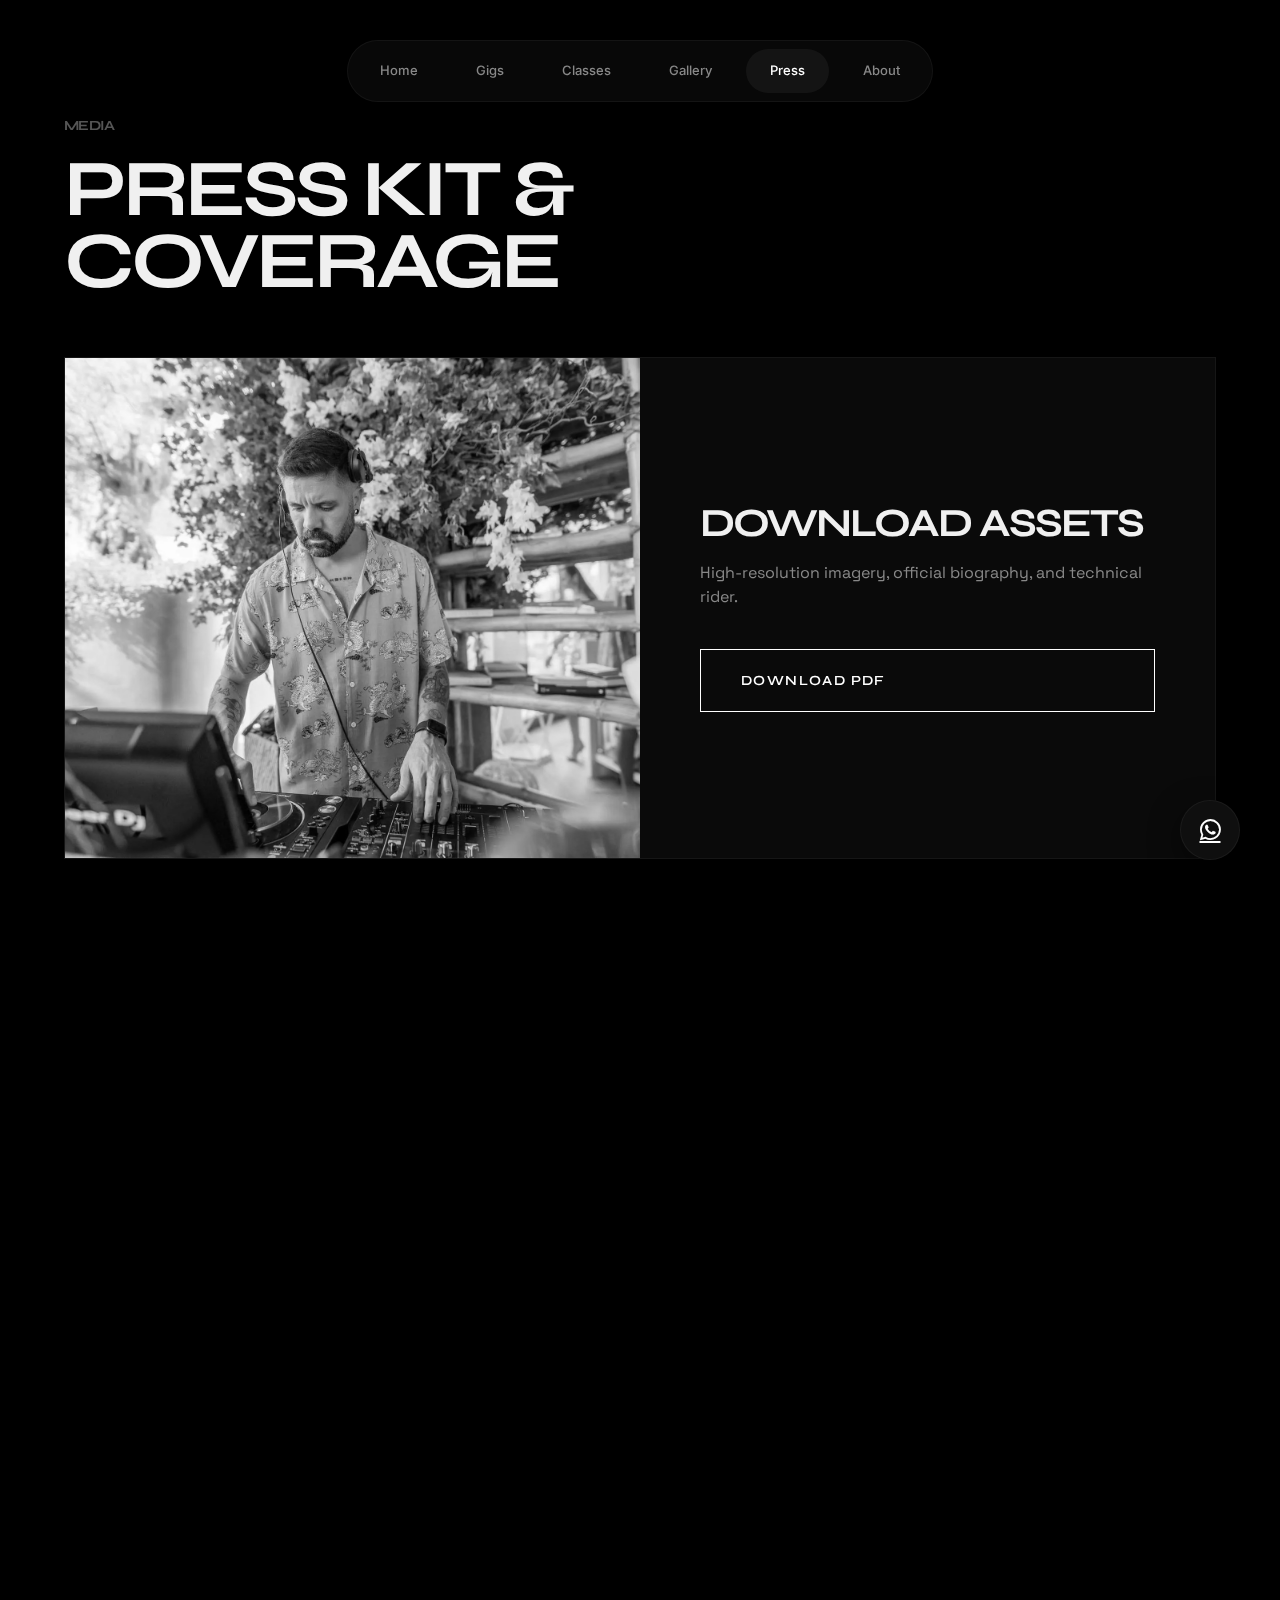
<file: press.html>
<!DOCTYPE html>
<html lang="en">

<head>
  <!-- Google Tag Manager -->
  <script>(function (w, d, s, l, i) {
      w[l] = w[l] || []; w[l].push({
        'gtm.start':
          new Date().getTime(), event: 'gtm.js'
      }); var f = d.getElementsByTagName(s)[0],
        j = d.createElement(s), dl = l != 'dataLayer' ? '&l=' + l : ''; j.async = true; j.src =
          'https://www.googletagmanager.com/gtm.js?id=' + i + dl; f.parentNode.insertBefore(j, f);
    })(window, document, 'script', 'dataLayer', 'GTM-N5LD92Z5');</script>
  <!-- End Google Tag Manager -->

  <meta charset="UTF-8">
  <meta name="viewport" content="width=device-width, initial-scale=1.0">
  <title>PRESS KIT - JAVI BEAT</title>

  <link rel="icon" type="image/png" href="img/favicon.png">

  <!-- Preconnect to external origins -->
  <link rel="preconnect" href="https://fonts.googleapis.com">
  <link rel="preconnect" href="https://fonts.gstatic.com" crossorigin>
  <link rel="preconnect" href="https://cdnjs.cloudflare.com">
  <link
    href="https://fonts.googleapis.com/css2?family=Space+Grotesk:wght@400;500;600;700&family=Syne:wght@800&family=Inter:wght@400&display=swap"
    rel="stylesheet" media="print" onload="this.media='all'">
  <noscript><link rel="stylesheet" href="https://fonts.googleapis.com/css2?family=Space+Grotesk:wght@400;500;600;700&family=Syne:wght@800&family=Inter:wght@400&display=swap"></noscript>

  <!-- Main Stylesheet (Async Load) -->
  <link rel="stylesheet" href="assets/css/styles.css" media="print" onload="this.media='all'">

  <!-- Deferred non-critical CSS -->
  <link rel="stylesheet" href="https://cdnjs.cloudflare.com/ajax/libs/font-awesome/6.0.0/css/all.min.css" media="print"
    onload="this.media='all'">
  <noscript>
    <link rel="stylesheet" href="assets/css/styles.css">
    <link rel="stylesheet" href="https://cdnjs.cloudflare.com/ajax/libs/font-awesome/6.0.0/css/all.min.css">
  </noscript>
</head>

<body>
  <!-- Google Tag Manager (noscript) -->
  <noscript><iframe src="https://www.googletagmanager.com/ns.html?id=GTM-N5LD92Z5" height="0" width="0"
      style="display:none;visibility:hidden"></iframe></noscript>

  <div id="menu-placeholder"></div>

  <main>
    <section>
      <div class="container">
        <div class="reveal">
          <h4 style="font-size: 14px; color: var(--text-muted); margin-bottom: 20px;">MEDIA</h4>
          <h1 class="section-title">PRESS KIT & <br>COVERAGE</h1>
        </div>

        <div class="bento-grid" style="margin-top: 60px;">
          <div class="bento-item reveal" style="grid-column: span 12; padding: 0; overflow: hidden;">
            <div style="display: grid; grid-template-columns: 1fr 1fr; gap: 0;">
              <img src="img/drift.webp" alt="Press Kit" width="1875" height="1250" loading="lazy"
                style="width: 100%; height: 500px; object-fit: cover;">
              <div style="padding: 60px; display: flex; flex-direction: column; justify-content: center;">
                <h2 style="font-size: 2.5rem; margin-bottom: 20px;">DOWNLOAD ASSETS</h2>
                <p style="color: var(--text-secondary); margin-bottom: 40px;">
                  High-resolution imagery, official biography, and technical rider.
                </p>
                <a href="assets/javibeat_presskit.pdf" target="_blank" class="btn-noir">DOWNLOAD PDF</a>
              </div>
            </div>
          </div>

          <div class="bento-item reveal" style="grid-column: span 12;">
            <h3 style="font-size: 14px; color: var(--text-muted); margin-bottom: 30px;">COVERAGE</h3>
            <div style="display: grid; grid-template-columns: repeat(auto-fit, minmax(300px, 1fr)); gap: 40px;">
              <a href="https://tasteofdubaifestival.com/news/javi-beat/" target="_blank" class="glass-panel"
                style="text-decoration: none; padding: 30px;">
                <h4 style="font-size: 1.25rem; color: var(--accent); margin-bottom: 10px;">TASTE DUBAI FESTIVAL</h4>
                <p style="font-size: 14px; color: var(--text-secondary);">Official artist spotlight.</p>
              </a>
              <a href="https://www.elcorreo.ae/articulo/ocio/javi-beat-mallorca-cielo-dubai/20181008095651094071.html"
                target="_blank" class="glass-panel" style="text-decoration: none; padding: 30px;">
                <h4 style="font-size: 1.25rem; color: var(--accent); margin-bottom: 10px;">EL CORREO DEL GOLFO</h4>
                <p style="font-size: 14px; color: var(--text-secondary);">Featured coverage in Dubai.</p>
              </a>
              <a href="https://empleandoteblog.com/2023/07/27/e101-trabajar-como-dj-en-dubai/#more-3346" target="_blank"
                class="glass-panel" style="text-decoration: none; padding: 30px;">
                <h4 style="font-size: 1.25rem; color: var(--accent); margin-bottom: 10px;">PODCAST: EMPLEANDOTE</h4>
                <p style="font-size: 14px; color: var(--text-secondary);">Insightful industry interview.</p>
              </a>
            </div>
          </div>
        </div>
      </div>
    </section>
  </main>

  <div id="footer-placeholder"></div>

  <script src="assets/js/interactions.js"></script>
</body>

</html>
</file>
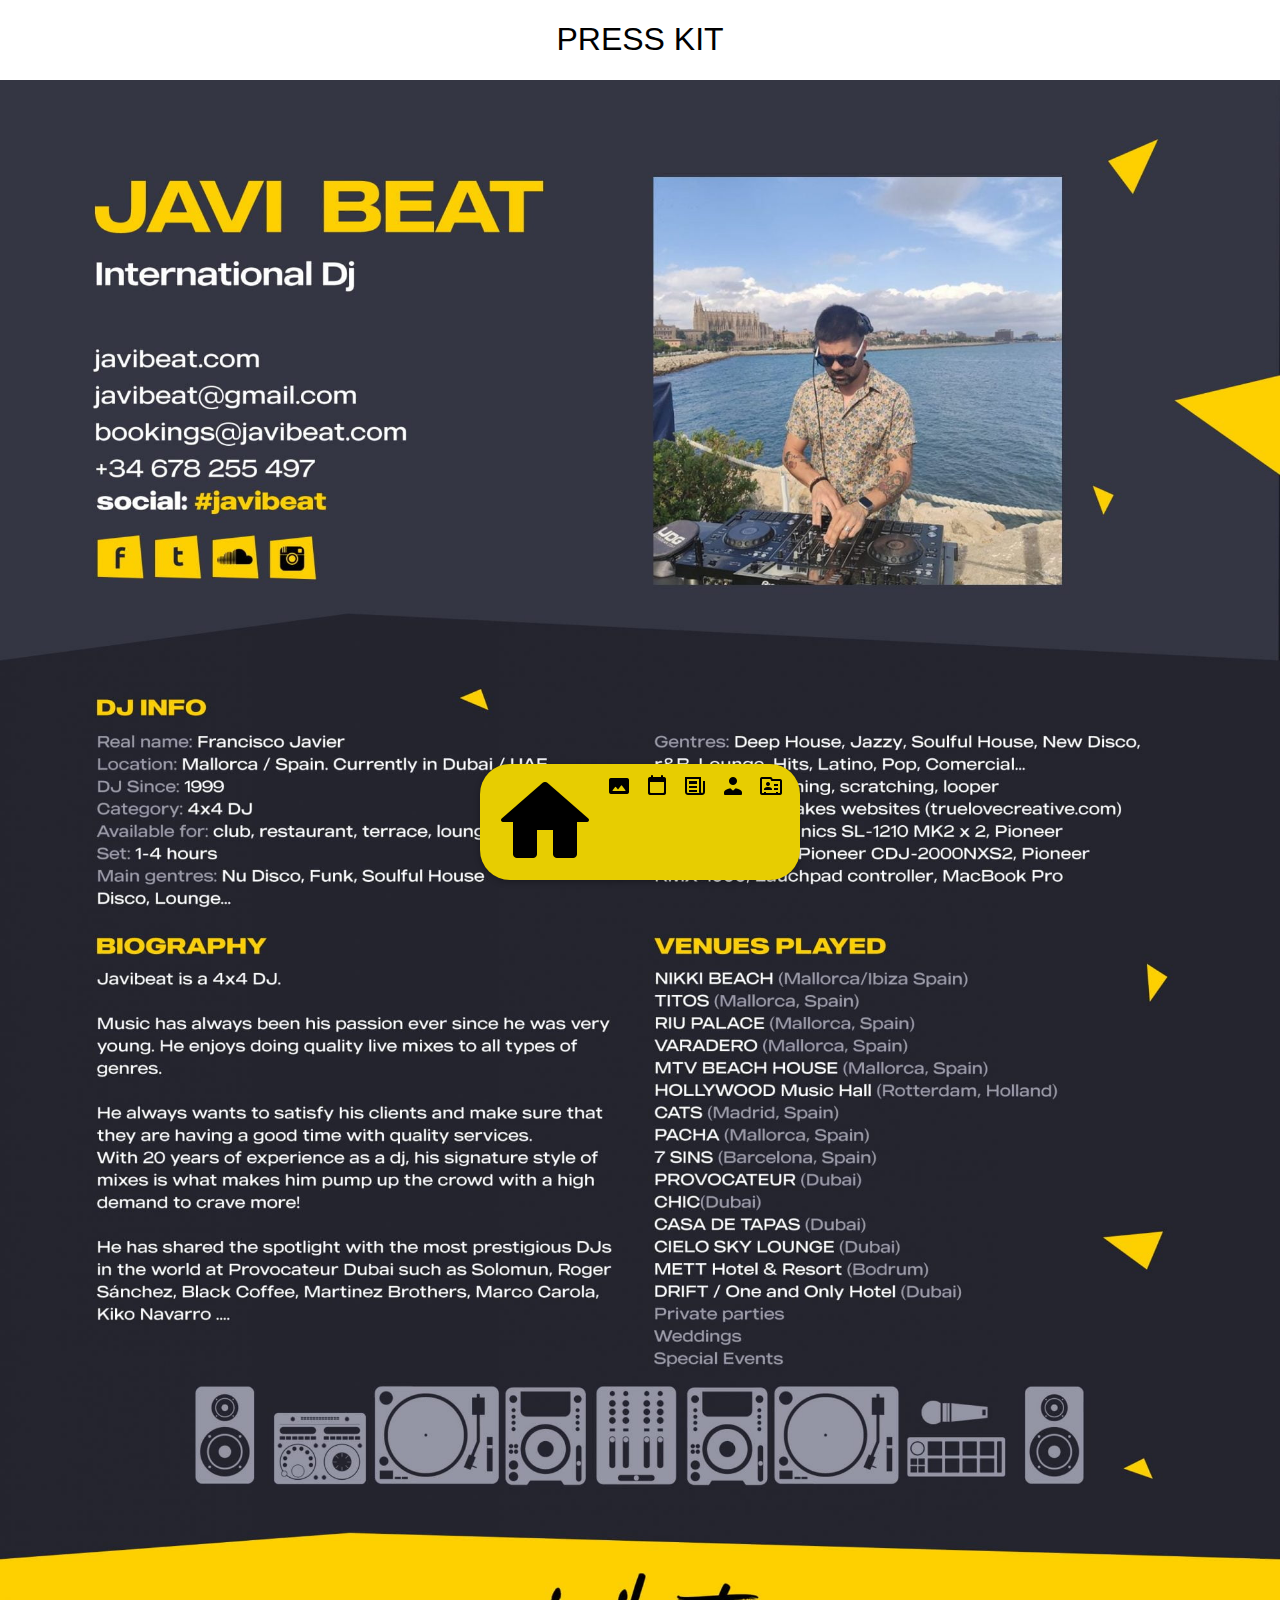
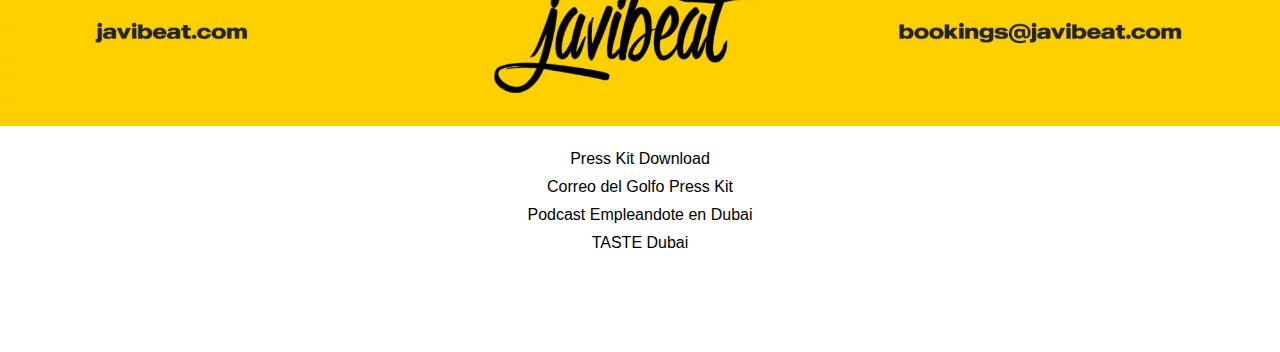
<file: presskit.html>
<!DOCTYPE html>
<html lang="en">

<head>
  <!-- Google Tag Manager -->
  <script>(function (w, d, s, l, i) {
      w[l] = w[l] || []; w[l].push({
        'gtm.start':
          new Date().getTime(), event: 'gtm.js'
      }); var f = d.getElementsByTagName(s)[0],
        j = d.createElement(s), dl = l != 'dataLayer' ? '&l=' + l : ''; j.async = true; j.src =
          'https://www.googletagmanager.com/gtm.js?id=' + i + dl; f.parentNode.insertBefore(j, f);
    })(window, document, 'script', 'dataLayer', 'GTM-N5LD92Z5');</script>
  <!-- End Google Tag Manager -->

  <!-- Google tag (gtag.js) -->
  <script async src="https://www.googletagmanager.com/gtag/js?id=G-GN0MME937V"></script>
  <script>
    window.dataLayer = window.dataLayer || [];
    function gtag() { dataLayer.push(arguments); }
    gtag('js', new Date());

    gtag('config', 'G-GN0MME937V');
  </script>

  <meta charset="UTF-8">
  <meta name="viewport" content="width=device-width, initial-scale=1.0">
  <meta http-equiv="Cache-Control" content="max-age=31536000">
  <title>Javi Beat - International DJ</title>
  <link rel="stylesheet" href="styles.css">
  <link rel="icon" type="image/png" href="favicon.png">
  <!-- Search Engine -->
  <meta name="description" content="International DJ with more than 20 years of experience, based in Dubai">
  <meta name="keywords" content="DJ, Dubai, Music, Music curator, Event, Party, Beach Club">
  <meta name="image"
    content="https://github.com/javibeat/javibeat/blob/024e394b947efb996865d443654d8e7baacb08b7/logob.png?raw=true">
  <!-- Schema.org for Google -->
  <meta itemprop="name" content="Javi Beat - International DJ">
  <meta itemprop="description" content="International DJ with more than 20 years of experience, based in Dubai">
  <meta itemprop="image"
    content="https://github.com/javibeat/javibeat/blob/024e394b947efb996865d443654d8e7baacb08b7/logob.png?raw=true">
  <!-- Open Graph general (Facebook, Pinterest & Google+) -->
  <meta name="og:title" content="Javi Beat - International DJ">
  <meta name="og:description" content="International DJ with more than 20 years of experience, based in Dubai">
  <meta name="og:image"
    content="https://github.com/javibeat/javibeat/blob/024e394b947efb996865d443654d8e7baacb08b7/logob.png?raw=true">
  <meta name="og:url" content="https://javibeat.com">
  <meta name="og:type" content="website">
</head>

<body>
  <!-- Google Tag Manager (noscript) -->
<noscript><iframe src="https://www.googletagmanager.com/ns.html?id=GTM-N5LD92Z5"
  height="0" width="0" style="display:none;visibility:hidden"></iframe></noscript>
  <!-- End Google Tag Manager (noscript) -->

  <div class="navbar">
    <a href="index.html"><img src="home.png" alt="Home"></a>
    <a href="gallery.html"><img src="pic.png" alt="Gallery"></a>
    <a href="gigs.html"><img src="gigs.png" alt="Gigs"></a>
    <a href="#.html" class="active"><img src="press.png" alt="Press Kit"></a>
    <a href="about.html"><img src="about.png" alt="About Me"></a>
    <a href="contact.html"><img src="contact.png" alt="Contact"></a>
  </div>

  <div class="content">
    <div class="press">
      <h1>PRESS KIT</h1>
      <img src="press.jpg" alt="Press Image" class="press-image">
      <div class="press-links">
        <a href="javibeat_presskit.pdf" class="press-link">Press Kit Download</a>
        <a href="https://www.elcorreo.ae/articulo/ocio/javi-beat-mallorca-cielo-dubai/20181008095651094071.html"
          class="press-link">Correo del Golfo Press Kit</a>
        <a href="https://empleandoteblog.com/2023/07/27/e101-trabajar-como-dj-en-dubai/#more-3346"
          class="press-link">Podcast Empleandote en Dubai</a>
        <a href="https://tasteofdubaifestival.com/news/javi-beat/" class="press-link">TASTE Dubai</a>
      </div>
    </div>
  </div>


</body>

</html>
</file>
<file: assets/css/styles.css>
/* Obsidian Noir - javibeat Radical Redesign 2026 */

/* Performance Optimization: Ensure fonts don't block render */
:root {
    --font-display: swap;
}

:root {
    /* Obsidian Noir Palette - Deepest Contrast */
    --bg-pure: #000000;
    --bg-surface: #0a0a0a;
    --bg-card: #0f0f0f;
    --accent: #ffffff;
    --accent-dim: rgba(255, 255, 255, 0.6);
    --accent-glass: rgba(255, 255, 255, 0.05);

    --text-hero: #ffffff;
    --text-primary: #f0f0f0;
    --text-secondary: #888888;
    --text-muted: #555555;

    --border-subtle: rgba(255, 255, 255, 0.05);
    --border-active: rgba(255, 255, 255, 0.2);

    /* Spacing System */
    --space-hero: 160px;
    --space-section: 120px;
    --container-max: 1400px;

    /* Typography */
    --font-heading: 'Syne', sans-serif;
    --font-body: 'Space Grotesk', sans-serif;
    --font-alt: 'Inter', sans-serif;
}

/* Radical Reset */
* {
    margin: 0;
    padding: 0;
    box-sizing: border-box;
    cursor: none;
}

html {
    scroll-behavior: smooth;
    background-color: var(--bg-pure);
}

body {
    background-color: var(--bg-pure);
    color: var(--text-primary);
    font-family: var(--font-body);
    font-size: 16px;
    line-height: 1.5;
    overflow-x: hidden;
    -webkit-font-smoothing: antialiased;
}

/* Custom Cursor */
.custom-cursor {
    width: 20px;
    height: 20px;
    border: 1px solid var(--accent);
    border-radius: 50%;
    position: fixed;
    pointer-events: none;
    z-index: 9999;
    transition: transform 0.1s ease, background 0.3s ease;
    transform: translate(-50%, -50%);
}

.custom-cursor-dot {
    width: 4px;
    height: 4px;
    background: var(--accent);
    border-radius: 50%;
    position: fixed;
    pointer-events: none;
    z-index: 9999;
    transform: translate(-50%, -50%);
}

/* Typography Overhaul */
h1,
h2,
h3,
h4 {
    font-family: var(--font-heading);
    text-transform: uppercase;
    letter-spacing: -0.05em;
    line-height: 0.9;
}

.huge-title {
    font-size: clamp(4rem, 15vw, 12rem);
    font-weight: 800;
    color: var(--text-hero);
}

footer .huge-title {
    font-size: clamp(3rem, 5vw, 4rem);
    line-height: 1;
}

.section-title {
    font-size: clamp(2.5rem, 8vw, 5rem);
    margin-bottom: 40px;
    font-weight: 700;
}

/* Layout */
.container {
    max-width: var(--container-max);
    margin: 0 auto;
    padding: 0 5vw;
    position: relative;
    z-index: 10;
}

section {
    padding: var(--space-section) 0;
}

/* Obsidian Components */
.glass-panel {
    background: var(--bg-surface);
    border: 1px solid var(--border-subtle);
    backdrop-filter: blur(40px);
    -webkit-backdrop-filter: blur(40px);
    border-radius: 2px;
    padding: 40px;
}

/* Hero Reconstruction */
.hero {
    height: 100vh;
    display: flex;
    flex-direction: column;
    justify-content: center;
    position: relative;
    overflow: hidden;
    background: #000;
}

.huge-title {
    font-size: clamp(4rem, 10vw, 6rem);
    font-weight: 800;
    color: var(--text-hero);
    line-height: 0.9;
}

.hero-content {
    margin-top: 40px;
    max-width: 700px;
}

.section-desc {
    font-size: 1.15rem;
    line-height: 1.6;
    color: var(--text-primary);
    margin-bottom: 30px;
}

.hero-intro {
    font-size: 1.1rem;
    line-height: 1.6;
    color: var(--text-secondary);
    margin-bottom: 30px;
}

.hero-actions {
    display: flex;
    gap: 20px;
    flex-wrap: wrap;
}

.hero-bg-media {
    position: absolute;
    inset: 0;
    z-index: 0;
    opacity: 0.45;
    filter: grayscale(100%) contrast(110%);
    transition: none;
    /* Remove transform transition for zoom */
}


/* ============================
   NAVIGATION - Desktop Floating Dock
   ============================ */
nav {
    position: fixed;
    top: 40px;
    left: 50%;
    transform: translateX(-50%);
    background: rgba(10, 10, 10, 0.8);
    backdrop-filter: blur(20px);
    -webkit-backdrop-filter: blur(20px);
    border: 1px solid var(--border-subtle);
    padding: 8px;
    border-radius: 100px;
    z-index: 2000;
    display: flex;
    align-items: center;
    gap: 10px;
    transition: all 0.3s ease;
}

nav:hover {
    border-color: var(--border-active);
    box-shadow: 0 20px 40px rgba(0, 0, 0, 0.5);
}

.nav-container {
    display: flex;
    gap: 5px;
}

.nav-link {
    color: var(--text-secondary);
    font-family: var(--font-alt);
    font-size: 13px;
    font-weight: 500;
    padding: 12px 24px;
    border-radius: 100px;
    text-decoration: none;
    transition: all 0.2s ease;
}

.nav-link:hover,
.nav-link.active {
    color: var(--accent);
    background: var(--accent-glass);
}

/* Hamburger Toggle (hidden on desktop) */
.menu-toggle {
    display: none;
    flex-direction: column;
    justify-content: space-between;
    width: 24px;
    height: 18px;
    background: transparent;
    border: none;
    cursor: pointer;
    padding: 0;
    z-index: 2100;
}

.menu-toggle span {
    width: 100%;
    height: 2px;
    background-color: var(--accent);
    border-radius: 2px;
    transition: transform 0.5s cubic-bezier(0.4, 0, 0.2, 1),
        opacity 0.3s ease;
    transform-origin: center;
}

/* Footer Refinement */
footer {
    padding-bottom: 80px;
}

/* ============================
   BENTO GRID SYSTEM
   ============================ */
.bento-grid {
    display: grid;
    grid-template-columns: repeat(12, 1fr);
    grid-gap: 20px;
    min-height: 200px;
    /* CLS Protection */
}

.bento-item {
    background: var(--bg-surface);
    border: 1px solid var(--border-subtle);
    padding: 40px;
    transition: border-color 0.3s ease;
    contain: content;
    /* Layout optimization */
}

.bento-item:hover {
    border-color: var(--border-active);
}

/* ============================
   BUTTONS
   ============================ */
.btn-noir {
    display: inline-flex;
    align-items: center;
    background: transparent;
    border: 1px solid var(--accent);
    color: var(--accent);
    padding: 20px 40px;
    font-family: var(--font-heading);
    font-weight: 600;
    text-transform: uppercase;
    letter-spacing: 0.1em;
    font-size: 14px;
    transition: background 0.4s cubic-bezier(0.23, 1, 0.32, 1),
        color 0.4s cubic-bezier(0.23, 1, 0.32, 1),
        border-color 0.4s cubic-bezier(0.23, 1, 0.32, 1);
    position: relative;
    overflow: hidden;
    text-decoration: none;
    /* Prevent sub-pixel flickering on 1px borders */
    backface-visibility: hidden;
    -webkit-font-smoothing: subpixel-antialiased;
    transform: perspective(1px) translateZ(0);
}

.btn-noir:hover {
    background: var(--accent);
    color: var(--bg-pure);
}

/* ============================
   REVEAL ANIMATIONS
   ============================ */
.reveal {
    opacity: 0;
    transform: translateY(30px);
    transition: all 1s cubic-bezier(0.23, 1, 0.32, 1);
    will-change: opacity, transform;
}

.reveal.active {
    opacity: 1;
    transform: translateY(0);
}

/* CSS-First Reveal for Hero/Critical Content */
@keyframes revealFadeIn {
    from {
        opacity: 0;
        transform: translateY(30px);
    }

    to {
        opacity: 1;
        transform: translateY(0);
    }
}

.reveal-init {
    animation: revealFadeIn 1.2s cubic-bezier(0.23, 1, 0.32, 1) forwards;
}

/* ============================
   MASONRY GALLERY
   ============================ */
.gallery {
    column-count: 3;
    column-gap: 20px;
    max-width: 1200px;
    margin-left: auto;
    margin-right: auto;
}

.gallery-item {
    break-inside: avoid;
    margin-bottom: 20px;
    width: 100%;
    background: var(--bg-card);
    /* Placeholder while loading */
    border-radius: 4px;
    overflow: hidden;
}

.gallery-item img {
    filter: grayscale(100%);
    transition: filter 0.5s ease, transform 0.8s cubic-bezier(0.23, 1, 0.32, 1);
    width: 100%;
    display: block;
    aspect-ratio: auto;
}

.gallery-item:hover img {
    filter: grayscale(0%);
}

/* ============================
   GLOBAL IMAGE HOVER
   ============================ */
img {
    transition: filter 0.5s ease, opacity 0.5s ease;
}

.bento-item img,
.hero-bg-media img {
    filter: grayscale(100%);
}

.bento-item:hover img,
.hero-bg-media:hover img {
    filter: grayscale(0%);
}

/* ============================
   FLOATING ELEMENTS
   ============================ */
.floating-wa {
    box-shadow: 0 10px 30px rgba(0, 0, 0, 0.5);
    z-index: 1500;
}

.floating-wa:hover {
    transform: translateY(-5px);
    background: var(--accent);
    color: var(--bg-pure);
}

/* ============================
   RESPONSIVE - TABLET (≤ 900px)
   ============================ */
@media (max-width: 900px) {
    .gallery {
        column-count: 2;
    }
}

/* ============================
   RESPONSIVE - MOBILE (≤ 768px)
   ============================ */
@media (max-width: 768px) {

    /* --- Spacing & Typography --- */
    :root {
        --space-section: 80px;
    }

    .huge-title {
        font-size: clamp(3.5rem, 14vw, 6rem);
    }

    .section-title {
        font-size: clamp(2rem, 8vw, 3rem);
        margin-bottom: 30px;
    }

    .container {
        padding: 0 6vw;
    }

    /* --- Hero --- */
    .hero {
        height: auto;
        min-height: 100vh;
        padding-top: 100px;
        padding-bottom: 60px;
        display: flex;
        align-items: center;
        justify-content: flex-start;
    }

    .huge-title {
        font-size: clamp(3.2rem, 15vw, 5rem);
        line-height: 1;
        margin-bottom: 20px;
        word-break: break-word;
    }

    .hero-content {
        margin-top: 20px;
        max-width: 100%;
    }

    .section-desc {
        font-size: 1.1rem;
        line-height: 1.5;
        margin-bottom: 20px;
    }

    .hero-intro {
        font-size: 1rem;
        line-height: 1.5;
        margin-bottom: 30px;
    }

    .hero-actions {
        gap: 15px;
    }

    /* --- Bento Grid: Stack Vertically --- */
    .bento-grid {
        grid-template-columns: 1fr;
    }

    .bento-item {
        grid-column: span 1 !important;
        grid-row: span 1 !important;
        padding: 30px 25px;
    }

    /* Force nested inline grids/flexes to stack */
    .bento-item>div[style*="grid-template-columns: 1fr 1fr"],
    .bento-item>div[style*="display: grid"] {
        display: flex !important;
        flex-direction: column !important;
        gap: 25px !important;
    }

    .dj-details-grid {
        display: flex !important;
        flex-direction: column !important;
        gap: 25px !important;
    }

    .bento-item img {
        height: 220px !important;
        object-fit: cover;
    }

    /* --- Buttons full-width on mobile --- */
    .btn-noir {
        width: 100%;
        justify-content: center;
        padding: 18px 30px;
    }

    /* --- Gallery single column --- */
    .gallery {
        column-count: 1;
    }

    /* --- Glass panels (press page) --- */
    .glass-panel {
        padding: 25px;
    }

    /* --- Footer bento stacks --- */
    footer .bento-item {
        padding: 25px 20px;
        text-align: center;
    }

    footer .bento-item p {
        margin: 20px auto 0 !important;
    }

    footer .bento-item div {
        align-items: center !important;
    }

    footer .huge-title {
        font-size: 1.5rem;
        margin: 0 auto 10px;
    }

    /* =========================================
       MOBILE MENU — Clean rewrite
       Toggle stays inside the pill, never moves.
       Fullscreen overlay via nav-container.
       ========================================= */

    /* Pill: small capsule, top-right */
    nav {
        top: 20px;
        right: 20px;
        left: auto;
        transform: none;
        padding: 14px 18px;
        border-radius: 50px;
        gap: 0;
        /* Remove backdrop-filter so position:fixed children
           reference the viewport, not the pill */
        backdrop-filter: none;
        -webkit-backdrop-filter: none;
    }

    nav:hover {
        box-shadow: none;
    }

    /* Hide links by default */
    .nav-container {
        display: none;
    }

    /* Show hamburger */
    .menu-toggle {
        display: flex;
        z-index: 10;
    }

    /* ---- OPEN STATE ---- */

    /* Dark fullscreen overlay behind links */
    nav.is-open::before {
        content: '';
        position: fixed;
        inset: 0;
        background: rgba(0, 0, 0, 0.97);
        backdrop-filter: blur(30px);
        -webkit-backdrop-filter: blur(30px);
        z-index: 1;
        animation: menuFadeIn 0.3s ease forwards;
    }

    /* Links: fullscreen, centered */
    nav.is-open .nav-container {
        display: flex;
        position: fixed;
        inset: 0;
        flex-direction: column;
        align-items: center;
        justify-content: center;
        gap: 15px;
        z-index: 2;
        animation: menuFadeIn 0.3s ease forwards;
    }

    nav.is-open .nav-container .nav-link {
        font-size: 2rem;
        font-family: var(--font-heading);
        font-weight: 700;
        text-transform: uppercase;
        letter-spacing: -0.02em;
        padding: 10px 20px;
        border-radius: 0;
        animation: linkSlideUp 0.4s cubic-bezier(0.23, 1, 0.32, 1) both;
    }

    nav.is-open .nav-container .nav-link:nth-child(1) {
        animation-delay: 0.06s;
    }

    nav.is-open .nav-container .nav-link:nth-child(2) {
        animation-delay: 0.12s;
    }

    nav.is-open .nav-container .nav-link:nth-child(3) {
        animation-delay: 0.18s;
    }

    nav.is-open .nav-container .nav-link:nth-child(4) {
        animation-delay: 0.24s;
    }

    nav.is-open .nav-container .nav-link:nth-child(5) {
        animation-delay: 0.30s;
    }

    nav.is-open .nav-container .nav-link:nth-child(6) {
        animation-delay: 0.36s;
    }

    nav.is-open .nav-link:hover,
    nav.is-open .nav-link.active {
        background: transparent;
        color: var(--accent);
        text-decoration: underline;
        text-underline-offset: 6px;
    }

    /* Close animation */
    nav.is-open.is-closing::before {
        animation: menuFadeOut 0.3s ease forwards;
    }

    nav.is-open.is-closing .nav-container {
        animation: menuFadeOut 0.3s ease forwards;
    }

    nav.is-open.is-closing .nav-container .nav-link {
        animation: linkSlideDown 0.2s ease forwards;
    }

    /* Hamburger → X morph (in place, inside the pill) */
    nav.is-open .menu-toggle span:nth-child(1) {
        transform: translateY(8px) rotate(45deg);
    }

    nav.is-open .menu-toggle span:nth-child(2) {
        opacity: 0;
    }

    nav.is-open .menu-toggle span:nth-child(3) {
        transform: translateY(-8px) rotate(-45deg);
    }

    /* Reverse morph on close */
    nav.is-open.is-closing .menu-toggle span:nth-child(1),
    nav.is-open.is-closing .menu-toggle span:nth-child(3) {
        transform: translateY(0) rotate(0);
    }

    nav.is-open.is-closing .menu-toggle span:nth-child(2) {
        opacity: 1;
    }

    /* --- Lightbox mobile adjustments --- */
    #lightbox .close {
        top: 20px !important;
        right: 20px !important;
    }

    #lightbox .prev {
        left: 15px !important;
    }

    #lightbox .next {
        right: 15px !important;
    }

    /* --- WhatsApp button smaller on mobile --- */
    .floating-wa {
        bottom: 20px !important;
        right: 20px !important;
        width: 50px !important;
        height: 50px !important;
        font-size: 20px !important;
    }

    /* --- Hide custom cursor on touch --- */
    .custom-cursor,
    .custom-cursor-dot {
        display: none;
    }

    /* Reset cursor on touch devices */
    * {
        cursor: auto;
    }
}

/* ============================
   RESPONSIVE - SMALL PHONES (≤ 480px)
   ============================ */
@media (max-width: 480px) {
    .huge-title {
        font-size: clamp(3rem, 13vw, 4.5rem);
    }

    .section-title {
        font-size: clamp(1.8rem, 7vw, 2.5rem);
    }

    .bento-item {
        padding: 25px 20px;
    }

    nav.is-open .nav-link {
        font-size: 1.6rem;
    }
}

/* ============================
   MENU ANIMATIONS (Keyframes)
   ============================ */
@keyframes menuFadeIn {
    from {
        opacity: 0;
    }

    to {
        opacity: 1;
    }
}

@keyframes menuFadeOut {
    from {
        opacity: 1;
    }

    to {
        opacity: 0;
    }
}

@keyframes linkSlideUp {
    from {
        opacity: 0;
        transform: translateY(20px);
    }

    to {
        opacity: 1;
        transform: translateY(0);
    }
}

@keyframes linkSlideDown {
    from {
        opacity: 1;
        transform: translateY(0);
    }

    to {
        opacity: 0;
        transform: translateY(-10px);
    }
}

/* Performance Placeholders */
#menu-placeholder {
    display: block;
}

#footer-placeholder {
    min-height: 400px;
    display: block;
    background: var(--bg-pure);
}

@media (max-width: 768px) {
    #footer-placeholder {
        min-height: 600px;
    }
}
</file>
<file: assets/styles.css>
body {
    margin: 0;
    padding: 0;
    overflow: auto;
    font-family: "Montserrat", sans-serif;
  }
  
  a {
    text-decoration: none;
    color: inherit;
  }  
  
  h1 {
    font-family: "Montserrat", sans-serif;
    font-weight: 300;
    text-align: center;
  }
  
  .navbar {
    position: fixed;
    bottom: 20px;
    left: 50%;
    transform: translateX(-50%);
    background-color: #ffcf01;
    display: flex;
    justify-content: space-around;
    width: 300px;
    border-radius: 30px;
    padding: 10px;
    box-shadow: 0px 2px 6px rgba(0, 0, 0, 0.3);
    z-index: 15;
  }
  
  .navbar a {
    display: flex;
    flex-direction: column;
    align-items: center;
    text-decoration: none;
    color: white;
    font-size: 12px;
  }
  
  .navbar a.active img {
    filter: invert(100%);
  }

  .navbar img {
    max-width: 32px;
  }
  
  .content {
    margin-bottom: 100px;
  }

  .content-contact {
    margin-top: 70px;
    margin-bottom: 100px;
  }

  .content-about {
    margin-top: 70px;
    margin-bottom: 100px;
  }

  .content-gigs {
    margin-top: 70px;
    margin-bottom: 100px;
  }

  .home {
    background-image: url('/img/background.jpg');
    position: fixed;
    top: 0;
    left: 0;
    background-size: cover;
    background-position: center;
    height: 100vh;
    width: 100%;
  }
  
  .home::before {
    content: "";
    position: absolute;
    top: 0px;
    left: 0;
    right: 0;
    bottom: 0;
    background-color: rgba(0, 0, 0, 0.613);
    z-index: 1;
  }
  
  .main {
    display: flex;
    flex-direction: column;
    justify-content: center;
    margin-top: 100px;
    max-width: 600px;
    border-radius: 15px;
    padding: 20px;
    text-align: center;
    overflow: auto;
    display: inline-block;
    color: white;
    z-index: 5;
  }

  .flex-container {
    display: flex;
    flex-direction: column;
}

  .logo {
    order: 1;
    position: fixed;
    top: 50%;
    left: 50%;
    transform: translate(-50%, -50%);
  }  

  .soundcloud {
    display: flex;
    flex-direction: column;
    margin-top: 80px;
    align-items: center;
    order: 2;
  }

  @media only screen and (max-width: 600px) {
    .content {
      margin-top: 0; /* Elimina el margin-top en la versión móvil */
    }

    .content-contact {
        margin-top: 0; /* Elimina el margin-top en la versión móvil */
      }

    .content-about {
        margin-top: 0;
    }

    .content-gigs {
        margin-top: 0;
    }

    .main {
      margin-top: 0; /* Elimina el margin-top en la versión móvil */
    }

    .flyer {
      max-width: 90%;
      height: auto;
    }
  }
  
  .box {
    display: flex;
    justify-content: center;
  }
  
  .main img {
    max-width: 300px;
  }

  .flyer {
    max-width: 50%;
    height: auto;
  }
  
  .info {
    display: flex;
    justify-content: center;
    border: 2px solid #000000;
    border-radius: 15px;
    padding: 20px;
    text-align: center;
    overflow: auto;
    display: inline-block;
    background: rgba(255, 255, 255, 0.327); /* Color de fondo blanco con opacidad */
    border: 1px solid rgba(255, 255, 255, 0.3); /* Borde sutil */
    backdrop-filter: blur(10px); /* Desenfoque del fondo */
    box-shadow: 0 4px 6px rgba(0, 0, 0, 0.1); /* Sombra sutil */
  }
  
  .press {
    flex-direction: column;
    align-items: center;
    justify-content: center;
    text-align: center;
    margin-top: 20px;
  }
  
  .press-image {
    max-width: 90%;
    height: auto;
  }
  
  .press-links {
    margin-top: 20px;
  }
  
  .press-link {
    display: block;
    margin-bottom: 10px;
  }
  
  .main-contact {
    display: flex;
    justify-content: center;
    border: 2px solid #000000;
    border-radius: 15px;
    margin-left: 25px;
    margin-right: 25px;
    padding: 20px;
    text-align: justify;
    overflow: auto;
    display: inline-block;
    max-width: 600px;
  }

  /* GALLERY */
  .grid-container {
    columns: 5 200px;
    column-gap: 1.5rem;
    width: 90%;
    margin: 0 auto;
  }
  
  .grid-container div {
    width: 150px;
    margin: 0 1.5rem 1.5rem 0;
    display: inline-block;
    width: 100%;
    border: solid 2px #ffcf01;
    padding: 5px;
    box-shadow: 5px 5px 5px rgba(0, 0, 0, 0.5);
    border-radius: 5px;
    transition: all 0.25s ease-in-out;
  }
  
  .grid-container div:hover img {
    filter: grayscale(0);
  }
  
  .grid-container div:hover {
    border-color: coral;
  }
  
  .grid-container div img {
    width: 100%;
    filter: grayscale(100%);
    border-radius: 5px;
    transition: all 0.25s ease-in-out;
  }
  
  .grid-container div p {
    margin: 5px 0;
    padding: 0;
    text-align: center;
    font-style: italic;
  }
  
  @media only screen and (max-width: 600px) {
    .grid-container {
      display: flex;
      flex-wrap: wrap;
      justify-content: center;
      align-items: center;
    }
  
    .grid-container div {
      width: 100%;
      margin-bottom: 1.5rem;
      display: inline-block;
      border: solid 2px black;
      padding: 5px;
      box-shadow: 5px 5px 5px rgba(0, 0, 0, 0.5);
      border-radius: 5px;
      transition: all 0.25s ease-in-out;
      transform: scale(0.8);
    }
  
    .grid-container div:hover img {
      filter: grayscale(0);
    }
  
    .grid-container div:hover {
      border-color: coral;
    }
  
    .grid-container div img {
      width: 100%;
      filter: grayscale(100%);
      border-radius: 5px;
      transition: all 0.25s ease-in-out;
    }
  
    .grid-container div p {
      margin: 5px 0;
      padding: 0;
      text-align: center;
      font-style: italic;
    }
  }
  
  .contact-container {
    display: flex;
    flex-direction: column;
    align-items: center;
    justify-content: center;
    padding: 20px;
  }
  
  .contact-info {
    margin: 10px 0;
  }
  
  .contact-info h2 {
    font-size: 24px;
    font-weight: bold;
  }
  
  .contact-info p {
    font-size: 16px;
    margin: 10px 0;
  }
  
  .divider {
    border: none;
    border-top: 2px solid black;
    width: 100%;
    margin: 20px 0;
  }
  
  .contact-icons {
    display: flex;
    align-items: center;
    justify-content: center;
    margin: 10px;
  }
  
  .contact-icons a {
    margin: 0 10px;
  }
  
  .contact-icons img {
    width: 32px;
    height: 32px;
  }
  
  .contact-icons .icon {
    display: inline-block;
    background-color: #ffcf01;
    border-radius: 30%;
    padding: 10px;
  }
  
  .contact-icons .icon i {
    color: white;
    font-size: 18px;
  }
</file>
<file: styles.css>
body {
    margin: 0;
    padding: 0;
    overflow: auto;
    font-family: "Montserrat", sans-serif;
  }
  
  a {
    text-decoration: none;
    color: inherit;
  }  
  
  h1 {
    font-family: "Montserrat", sans-serif;
    font-weight: 300;
    text-align: center;
  }
  
  .navbar {
    position: fixed;
    bottom: 20px;
    left: 50%;
    transform: translateX(-50%);
    background-color: #E7CD01;
    display: flex;
    justify-content: space-around;
    width: 300px;
    border-radius: 30px;
    padding: 10px;
    box-shadow: 0px 2px 6px rgba(0, 0, 0, 0.3);
    z-index: 15;
  }
  
  .navbar a {
    display: flex;
    flex-direction: column;
    align-items: center;
    text-decoration: none;
    color: white;
    font-size: 12px;
  }
  
  .navbar a.active {
    font-weight: bold;
  }
  
  .content {
    margin-bottom: 100px;
  }

  .content-contact {
    margin-top: 70px;
    margin-bottom: 100px;
  }

  .content-about {
    margin-top: 70px;
    margin-bottom: 100px;
  }

  .content-gigs {
    margin-top: 70px;
    margin-bottom: 100px;
  }

  .home {
    background-image: url('background.jpg');
    position: fixed;
    top: 0;
    left: 0;
    background-size: cover;
    background-position: center;
    height: 100vh;
    width: 100%;
  }
  
  .home::before {
    content: "";
    position: absolute;
    top: 0px;
    left: 0;
    right: 0;
    bottom: 0;
    background-color: rgba(0, 0, 0, 0.6);
    z-index: 1;
  }
  
  .main {
    display: flex;
    justify-content: center;
    margin-top: 100px;
    max-width: 600px;
    border-radius: 15px;
    padding: 20px;
    text-align: center;
    overflow: auto;
    display: inline-block;
    color: white;
    z-index: 5;
  }

  @media only screen and (max-width: 600px) {
    .content {
      margin-top: 0; /* Elimina el margin-top en la versión móvil */
    }

    .content-contact {
        margin-top: 0; /* Elimina el margin-top en la versión móvil */
      }

    .content-about {
        margin-top: 0;
    }

    .content-gigs {
        margin-top: 0;
    }

    .main {
      margin-top: 0; /* Elimina el margin-top en la versión móvil */
    }
  }
  
  .box {
    display: flex;
    justify-content: center;
  }
  
  .main img {
    max-width: 300px;
  }
  
  .info {
    display: flex;
    justify-content: center;
    border: 2px solid #000000;
    border-radius: 15px;
    padding: 20px;
    text-align: center;
    overflow: auto;
    display: inline-block;
  }
  
  .press {
    flex-direction: column;
    align-items: center;
    justify-content: center;
    text-align: center;
    margin-top: 20px;
  }
  
  .press-image {
    max-width: 100%;
    height: auto;
  }
  
  .press-links {
    margin-top: 20px;
  }
  
  .press-link {
    display: block;
    margin-bottom: 10px;
  }
  
  .main-contact {
    display: flex;
    justify-content: center;
    border: 2px solid #000000;
    border-radius: 15px;
    margin-left: 25px;
    margin-right: 25px;
    padding: 20px;
    text-align: justify;
    overflow: auto;
    display: inline-block;
    max-width: 600px;
  }

  /* GALLERY */
  .grid-container {
    columns: 5 200px;
    column-gap: 1.5rem;
    width: 90%;
    margin: 0 auto;
  }
  
  .grid-container div {
    width: 150px;
    margin: 0 1.5rem 1.5rem 0;
    display: inline-block;
    width: 100%;
    border: solid 2px black;
    padding: 5px;
    box-shadow: 5px 5px 5px rgba(0, 0, 0, 0.5);
    border-radius: 5px;
    transition: all 0.25s ease-in-out;
  }
  
  .grid-container div:hover img {
    filter: grayscale(0);
  }
  
  .grid-container div:hover {
    border-color: coral;
  }
  
  .grid-container div img {
    width: 100%;
    filter: grayscale(100%);
    border-radius: 5px;
    transition: all 0.25s ease-in-out;
  }
  
  .grid-container div p {
    margin: 5px 0;
    padding: 0;
    text-align: center;
    font-style: italic;
  }
  
  @media only screen and (max-width: 600px) {
    .grid-container {
      display: flex;
      flex-wrap: wrap;
      justify-content: center;
      align-items: center;
    }
  
    .grid-container div {
      width: 100%;
      margin-bottom: 1.5rem;
      display: inline-block;
      border: solid 2px black;
      padding: 5px;
      box-shadow: 5px 5px 5px rgba(0, 0, 0, 0.5);
      border-radius: 5px;
      transition: all 0.25s ease-in-out;
      transform: scale(0.8);
    }
  
    .grid-container div:hover img {
      filter: grayscale(0);
    }
  
    .grid-container div:hover {
      border-color: coral;
    }
  
    .grid-container div img {
      width: 100%;
      filter: grayscale(100%);
      border-radius: 5px;
      transition: all 0.25s ease-in-out;
    }
  
    .grid-container div p {
      margin: 5px 0;
      padding: 0;
      text-align: center;
      font-style: italic;
    }
  }
  
  .contact-container {
    display: flex;
    flex-direction: column;
    align-items: center;
    justify-content: center;
    padding: 20px;
  }
  
  .contact-info {
    margin: 10px 0;
  }
  
  .contact-info h2 {
    font-size: 24px;
    font-weight: bold;
  }
  
  .contact-info p {
    font-size: 16px;
    margin: 10px 0;
  }
  
  .divider {
    border: none;
    border-top: 2px solid #000000;
    width: 100%;
    margin: 20px 0;
  }
  
  .contact-icons {
    display: flex;
    align-items: center;
    justify-content: center;
    margin-top: 20px;
  }
  
  .contact-icons a {
    margin: 0 10px;
  }
  
  .contact-icons img {
    width: 32px;
    height: 32px;
  }
  
  .contact-icons .icon {
    display: inline-block;
    background-color: black;
    border-radius: 30%;
    padding: 10px;
  }
  
  .contact-icons .icon i {
    color: white;
    font-size: 18px;
  }
</file>
